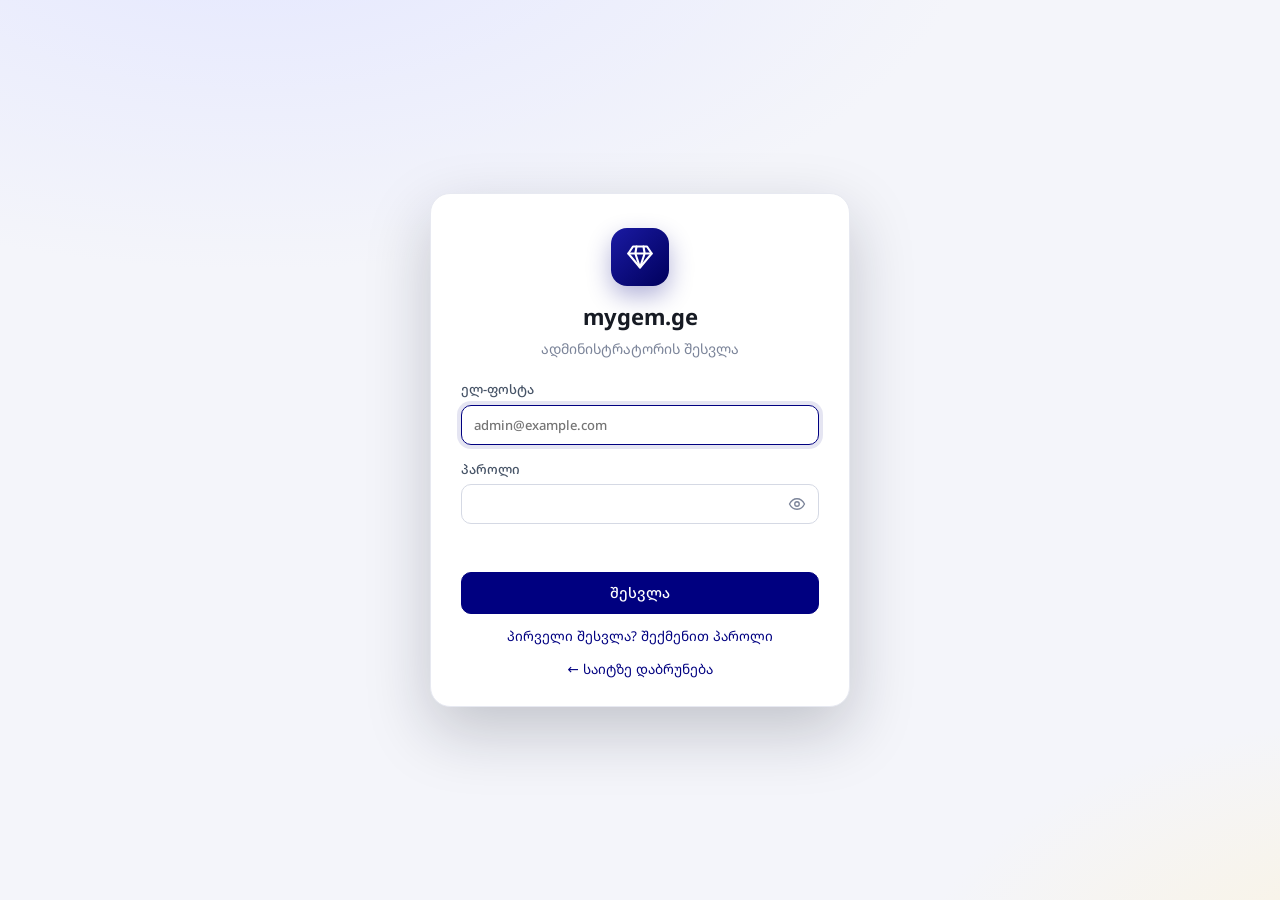
<file: templates/admin.html>
<!DOCTYPE html>
<html lang="ka">
<head>
<meta charset="UTF-8">
<meta name="viewport" content="width=device-width, initial-scale=1">
<meta name="robots" content="noindex,nofollow">
<title>mygem.ge — ადმინი</title>
<link rel="preconnect" href="https://fonts.googleapis.com">
<link rel="stylesheet" href="https://fonts.googleapis.com/css2?family=Noto+Sans+Georgian:wght@400;500;600;700&display=swap">
<style>
:root{
 --navy:#000080;--navy-h:#1A1AA3;--navy-d:#00005C;--soft:#EEF0FF;--soft2:#F6F7FF;
 --bg:#F4F5FA;--card:#fff;--line:#E7E9F1;--line2:#F0F2F7;
 --tx:#161A23;--tx2:#475467;--mu:#7B8499;
 --ok:#12A150;--ok-s:#E4F6EB;--warn:#C98A00;--warn-s:#FFF4D6;--err:#C0453F;--err-s:#FDECEA;--hold:#7C4DDB;--hold-s:#EFE9FC;--gold:#D9B45F;
 --r:14px;--sh:0 1px 2px rgba(16,24,40,.04),0 4px 16px rgba(16,24,40,.05);--sh2:0 24px 64px rgba(16,24,40,.22);
}
*{box-sizing:border-box;margin:0;padding:0}
html{scroll-behavior:smooth}
body{font-family:"Noto Sans Georgian",system-ui,Arial,sans-serif;font-size:14.5px;color:var(--tx);background:var(--bg);line-height:1.55;-webkit-font-smoothing:antialiased}
a{color:var(--navy)}
button{font:inherit;color:inherit}
svg{flex:none}
:focus-visible{outline:2px solid var(--navy);outline-offset:2px}

/* ===== layout ===== */
.app{display:grid;grid-template-columns:256px minmax(0,1fr);min-height:100vh}
.side{position:sticky;top:0;height:100vh;background:#fff;border-right:1px solid var(--line);padding:20px 14px 16px;display:flex;flex-direction:column;gap:2px;overflow-y:auto}
.brand{display:flex;align-items:center;gap:12px;padding:2px 8px 20px}
.brand .lg{width:40px;height:40px;border-radius:12px;display:grid;place-items:center;color:#fff;background:linear-gradient(135deg,var(--navy-h),var(--navy-d));box-shadow:0 6px 16px rgba(0,0,128,.28)}
.brand .lg svg{width:21px;height:21px}
.brand b{display:block;font-size:16px;letter-spacing:.2px}.brand small{color:var(--mu);font-size:12px}
.grp{font-size:11px;font-weight:600;text-transform:uppercase;letter-spacing:.9px;color:#A0A8BA;padding:16px 12px 6px}
.nv{position:relative;display:flex;align-items:center;gap:12px;width:100%;padding:10px 12px;border:0;border-radius:11px;background:none;color:var(--tx2);cursor:pointer;text-align:left;transition:background .15s,color .15s}
.nv svg{width:19px;height:19px}
.nv:hover{background:#F3F4F8;color:var(--tx)}
.nv.on{background:var(--soft);color:var(--navy);font-weight:600}
.nv.on::before{content:"";position:absolute;left:-14px;top:9px;bottom:9px;width:4px;border-radius:0 4px 4px 0;background:var(--navy)}
.nv .bd{margin-left:auto;background:var(--err);color:#fff;border-radius:999px;font-size:11px;font-weight:600;padding:0 7px;min-width:20px;text-align:center}
.me{margin-top:auto;display:flex;align-items:center;gap:11px;padding:14px 8px 0;border-top:1px solid var(--line);font-size:12px;color:var(--mu)}
.av{flex:none;width:36px;height:36px;border-radius:50%;display:grid;place-items:center;background:var(--soft);color:var(--navy);font-weight:700}
.me div{min-width:0}.me b{display:block;color:var(--tx);font-weight:500;overflow:hidden;text-overflow:ellipsis;white-space:nowrap}
.me a{text-decoration:none;font-weight:500}.me a:hover{text-decoration:underline}

.topbar{position:sticky;top:0;z-index:20;display:flex;align-items:center;gap:16px;padding:12px 32px;background:rgba(244,245,250,.88);backdrop-filter:blur(12px);border-bottom:1px solid var(--line)}
.gs{position:relative;flex:1;max-width:620px;margin-left:auto}
.gs .si{position:absolute;left:13px;top:50%;transform:translateY(-50%);width:18px;height:18px;color:var(--mu);pointer-events:none}
.gs input{padding:10px 56px 10px 40px;border-radius:12px;background:#fff}
.gs kbd{position:absolute;right:10px;top:50%;transform:translateY(-50%);font:600 11px inherit;color:var(--mu);border:1px solid var(--line);border-radius:6px;padding:1px 7px;background:#F9FAFB}
.gsr{position:absolute;left:0;right:0;top:calc(100% + 8px);background:#fff;border:1px solid var(--line);border-radius:14px;box-shadow:var(--sh2);max-height:70vh;overflow:auto;display:none;padding:6px}
.gsr.show{display:block}
.gsr h4{font-size:11px;text-transform:uppercase;letter-spacing:.8px;color:#A0A8BA;padding:10px 10px 4px}
.gsr a{display:flex;align-items:center;gap:10px;padding:9px 10px;border-radius:9px;color:var(--tx);text-decoration:none;cursor:pointer}
.gsr a:hover,.gsr a.sel{background:var(--soft)}
.gsr small{color:var(--mu);margin-left:auto;white-space:nowrap;overflow:hidden;text-overflow:ellipsis;max-width:55%}
main{padding:28px 32px 90px;max-width:1320px;animation:rise .28s ease}
@keyframes rise{from{opacity:0;transform:translateY(8px)}}

/* ===== page head ===== */
.ph{display:flex;align-items:flex-end;justify-content:space-between;gap:16px;flex-wrap:wrap;margin-bottom:22px}
.ph h1{font-size:24px;line-height:1.25;font-weight:700;letter-spacing:-.2px}
.ph p{color:var(--mu);margin-top:2px}
.ph .acts{display:flex;gap:8px;flex-wrap:wrap}

/* ===== controls ===== */
input,select,textarea{font:inherit;border:1px solid #D5D9E4;border-radius:10px;padding:9px 12px;background:#fff;width:100%;color:var(--tx);transition:border-color .15s,box-shadow .15s}
input:focus,select:focus,textarea:focus{outline:0;border-color:var(--navy);box-shadow:0 0 0 4px rgba(0,0,128,.1)}
textarea{min-height:96px;resize:vertical}
label{display:block;font-size:13px;color:var(--tx2);font-weight:500}
label>input,label>select,label>textarea{margin-top:5px}
.btn{display:inline-flex;align-items:center;justify-content:center;gap:7px;font-weight:500;border:1px solid var(--navy);background:var(--navy);color:#fff;border-radius:10px;padding:9px 16px;cursor:pointer;text-decoration:none;white-space:nowrap;transition:background .15s,border-color .15s,transform .1s,box-shadow .15s}
.btn svg{width:16px;height:16px}
.btn:hover{background:var(--navy-h);border-color:var(--navy-h);box-shadow:0 4px 12px rgba(0,0,128,.25)}
.btn:active{transform:translateY(1px)}
.btn.alt{background:#fff;color:var(--tx);border-color:#D5D9E4}.btn.alt:hover{background:#F9FAFC;border-color:var(--navy);box-shadow:none}
.btn.red{background:#fff;color:var(--err);border-color:#F2C4C0}.btn.red:hover{background:var(--err);border-color:var(--err);color:#fff;box-shadow:none}
.btn.ok{background:var(--ok);border-color:var(--ok)}.btn.ok:hover{background:#0E8A44;border-color:#0E8A44}
.btn.sm{padding:5px 11px;font-size:13px;border-radius:8px}
.btn.ic{padding:8px;aspect-ratio:1}
.toolbar{display:flex;gap:10px;flex-wrap:wrap;align-items:center;margin-bottom:14px}
.toolbar .fld{position:relative;flex:1;min-width:230px;max-width:420px}
.toolbar .fld svg{position:absolute;left:12px;top:50%;transform:translateY(-50%);width:17px;height:17px;color:var(--mu);pointer-events:none}
.toolbar .fld input{padding-left:38px}
.toolbar select{width:auto;min-width:170px}
.count{color:var(--mu);font-size:13px;margin-left:auto}
.chips{display:flex;gap:8px;flex-wrap:wrap;margin-bottom:14px}
.chip{border:1px solid var(--line);background:#fff;border-radius:999px;padding:6px 14px;font-size:13px;color:var(--tx2);cursor:pointer;transition:all .15s}
.chip:hover{border-color:var(--navy);color:var(--navy)}
.chip em{font-style:normal;color:var(--mu);margin-left:7px;font-size:12px}
.chip.on{background:var(--navy);border-color:var(--navy);color:#fff}.chip.on em{color:rgba(255,255,255,.75)}

/* ===== cards ===== */
.card{background:var(--card);border:1px solid var(--line);border-radius:var(--r);padding:22px;margin-bottom:18px;box-shadow:var(--sh)}
.card>h2,.ch{font-size:16px;font-weight:600;margin-bottom:4px}
.card>.sub{color:var(--mu);font-size:13px;margin-bottom:14px}
.cards3{display:grid;grid-template-columns:repeat(auto-fit,minmax(220px,1fr));gap:14px;margin-bottom:18px}
.kp{display:flex;align-items:center;gap:14px;background:#fff;border:1px solid var(--line);border-radius:var(--r);padding:16px 18px;box-shadow:var(--sh);text-align:left;cursor:pointer;transition:transform .15s,border-color .15s,box-shadow .15s}
.kp:hover{transform:translateY(-2px);border-color:var(--c,var(--navy));box-shadow:0 10px 26px rgba(16,24,40,.09)}
.kp i{flex:none;width:46px;height:46px;border-radius:13px;display:grid;place-items:center;background:var(--bg2,var(--soft));color:var(--c,var(--navy))}
.kp i svg{width:22px;height:22px}
.kp b{display:block;font-size:26px;line-height:1.1;font-weight:700}.kp small{color:var(--mu);font-size:13px}
.alert{display:flex;align-items:center;gap:14px;background:var(--warn-s);border:1px solid #F1DDA0;color:#6B4E00;border-radius:var(--r);padding:14px 18px;margin-bottom:18px}
.alert svg{width:22px;height:22px;flex:none}
.alert .btn{margin-left:auto}
.split{display:flex;height:12px;border-radius:8px;overflow:hidden;background:#EEF0F6;margin:8px 0 14px}
.split i{display:block;height:100%}
.legend{display:flex;flex-wrap:wrap;gap:8px 20px;font-size:13px;color:var(--tx2)}
.legend span::before{content:"";display:inline-block;width:9px;height:9px;border-radius:50%;margin-right:7px;background:var(--c)}
.two{display:grid;grid-template-columns:1fr 1fr;gap:18px}
.li{display:flex;align-items:center;gap:12px;padding:10px 6px;border-top:1px solid var(--line2);cursor:pointer;border-radius:8px}
.li:first-of-type{border-top:0}.li:hover{background:var(--soft2)}.li b{font-weight:500;min-width:0;overflow:hidden;text-overflow:ellipsis;white-space:nowrap}.li small{color:var(--mu);margin-left:auto;white-space:nowrap}

/* ===== tables ===== */
.tw{overflow-x:auto;background:#fff;border:1px solid var(--line);border-radius:var(--r);box-shadow:var(--sh)}
.card .tw{border:0;box-shadow:none;border-radius:10px}
table{width:100%;border-collapse:collapse;font-size:14px}
th{text-align:left;padding:11px 16px;font-size:11.5px;text-transform:uppercase;letter-spacing:.6px;color:var(--mu);background:#FAFBFD;white-space:nowrap;font-weight:600;border-bottom:1px solid var(--line)}
td{padding:11px 16px;border-top:1px solid var(--line2);vertical-align:middle}
tbody tr{transition:background .12s}tbody tr:hover td{background:var(--soft2)}
tr.clk{cursor:pointer}
td .t{font-weight:600;text-decoration:none;color:var(--tx)}td .t:hover{color:var(--navy)}
td .sub{color:var(--mu);font-size:12.5px}
.th{width:48px;height:48px;border-radius:11px;background:#EEF0F6 center/cover no-repeat;border:1px solid var(--line)}
.row-a{display:flex;gap:6px;flex-wrap:wrap}
.tag{display:inline-flex;align-items:center;gap:6px;border-radius:999px;padding:2px 11px;font-size:12px;font-weight:600;white-space:nowrap}
.tag::before{content:"";width:6px;height:6px;border-radius:50%;background:currentColor}
.t-active{background:var(--ok-s);color:#0B7A3E}.t-expired{background:var(--warn-s);color:#8A5E00}.t-off{background:#EEF0F4;color:#545D70}.t-blocked{background:var(--err-s);color:#A2322C}.t-hold{background:var(--hold-s);color:#5E33B5}
.tag.vip{background:var(--soft);color:var(--navy)}.tag.vip::before{display:none}
.pager{display:flex;gap:6px;justify-content:center;margin-top:18px;flex-wrap:wrap}
.pager button{min-width:36px;height:36px;border:1px solid var(--line);background:#fff;border-radius:9px;cursor:pointer}
.pager button:hover{border-color:var(--navy)}.pager button.on{background:var(--navy);color:#fff;border-color:var(--navy)}
.empty{padding:44px 20px;text-align:center;color:var(--mu)}
.empty svg{width:42px;height:42px;color:#C5CADA;margin-bottom:10px}
.empty b{display:block;color:var(--tx2);font-weight:600;margin-bottom:4px}
.hint{font-size:13px;color:var(--mu);margin-top:6px}
.grid2{display:grid;grid-template-columns:1fr 1fr;gap:14px}.grid2 .full{grid-column:1/-1}

/* ===== payments ===== */
.pays{display:grid;grid-template-columns:repeat(auto-fill,minmax(320px,1fr));gap:14px;margin-bottom:22px}
.pay{background:#fff;border:1px solid var(--line);border-left:4px solid var(--warn);border-radius:var(--r);padding:16px;box-shadow:var(--sh);display:flex;flex-direction:column;gap:6px}
.pay .am{font-size:26px;font-weight:700;color:var(--navy)}
.pay .pt{font-weight:600}.pay small{color:var(--mu)}
.pay .row-a{margin-top:8px}

/* ===== notes ===== */
.notes{display:grid;grid-template-columns:repeat(auto-fill,minmax(270px,1fr));gap:14px}
.note{background:#fff;border:1px solid var(--line);border-top:3px solid var(--gold);border-radius:12px;padding:16px;box-shadow:var(--sh);display:flex;flex-direction:column}
.note h3{font-size:15px;margin:4px 0}.note p{white-space:pre-wrap;color:var(--tx2);margin:6px 0 12px;word-break:break-word;font-size:14px}.note small{color:var(--mu)}.note .row-a{margin-top:auto}

/* ===== blog ===== */
.posts{display:grid;grid-template-columns:repeat(auto-fill,minmax(280px,1fr));gap:18px}
.post{background:#fff;border:1px solid var(--line);border-radius:var(--r);overflow:hidden;box-shadow:var(--sh);display:flex;flex-direction:column;transition:transform .15s,box-shadow .15s}
.post:hover{transform:translateY(-3px);box-shadow:0 14px 32px rgba(16,24,40,.1)}
.post .cv{aspect-ratio:3/2;background:#EEF0F6 center/cover no-repeat}
.post .pb{padding:16px;display:flex;flex-direction:column;gap:6px;flex:1}.post .pb b{font-size:15.5px;line-height:1.4}.post small{color:var(--mu)}
.post .pb p{color:var(--tx2);font-size:13.5px;display:-webkit-box;-webkit-line-clamp:2;-webkit-box-orient:vertical;overflow:hidden}
.post .row-a{margin-top:auto;padding-top:10px}
.add-card{border:2px dashed #C7CBE0;border-radius:var(--r);min-height:260px;display:grid;place-items:center;color:var(--mu);background:transparent;cursor:pointer;transition:all .15s;text-align:center;padding:20px}
.add-card:hover{border-color:var(--navy);color:var(--navy);background:var(--soft2)}
.add-card .pl{width:56px;height:56px;border-radius:50%;background:var(--soft);color:var(--navy);display:grid;place-items:center;margin:0 auto 10px}
.add-card .pl svg{width:26px;height:26px}
.fab{position:fixed;right:28px;bottom:28px;width:58px;height:58px;border-radius:50%;border:0;background:var(--navy);color:#fff;display:grid;place-items:center;box-shadow:0 10px 28px rgba(0,0,128,.38);cursor:pointer;z-index:30;transition:transform .15s,background .15s}
.fab:hover{background:var(--navy-h);transform:scale(1.07)}.fab svg{width:26px;height:26px}
.info{background:#FFFBEF;border:1px solid #F0E2B6;color:#6B5A1E;border-radius:var(--r);padding:14px 18px;margin-bottom:18px;font-size:13.5px}
.info b{color:#4D3F0F}
.info code,.hint code{background:rgba(0,0,0,.06);padding:1px 6px;border-radius:5px;font-size:12.5px}
.ed{display:grid;grid-template-columns:minmax(0,1.05fr) minmax(0,1fr);gap:18px;align-items:start}
.editbar{position:sticky;top:64px;z-index:15;display:flex;align-items:center;gap:10px;background:rgba(255,255,255,.92);backdrop-filter:blur(8px);border:1px solid var(--line);border-radius:var(--r);padding:10px 14px;margin-bottom:18px;box-shadow:var(--sh)}
.editbar .ttl{font-weight:600;margin-right:auto}
.cover{display:block;border:2px dashed #C7CBE0;border-radius:12px;aspect-ratio:3/2;background:#FAFBFF center/cover no-repeat;cursor:pointer;position:relative;overflow:hidden;transition:border-color .15s}
.cover:hover,.cover.drag{border-color:var(--navy)}
.cover span{position:absolute;inset:0;display:flex;flex-direction:column;gap:6px;align-items:center;justify-content:center;text-align:center;color:var(--mu);padding:10px;background:rgba(250,251,255,.6)}
.cover span svg{width:30px;height:30px}
.cover.has span{opacity:0;transition:opacity .2s;color:#fff;background:rgba(0,0,0,.5)}.cover.has:hover span{opacity:1}
.tb{display:flex;gap:6px;margin:6px 0;flex-wrap:wrap}
.tb button{display:inline-flex;align-items:center;gap:6px;border:1px solid #D5D9E4;background:#fff;border-radius:8px;padding:5px 11px;cursor:pointer;font-size:13px}.tb button svg{width:15px;height:15px}.tb button:hover{border-color:var(--navy);color:var(--navy)}
#bb{min-height:340px;line-height:1.65}
.lblrow{display:flex;justify-content:space-between;align-items:baseline}.lblrow small{color:var(--mu);font-weight:400}
.pv{position:sticky;top:132px;max-height:calc(100vh - 160px);overflow:auto;font-size:15px;line-height:1.75}
.pv .pcov{aspect-ratio:3/2;border-radius:10px;background:#EEF0F6 center/cover no-repeat;margin-bottom:14px}.pv .pcov.empty{display:grid;place-items:center;color:var(--mu);padding:0}
.pv h1{font-size:23px;line-height:1.3;margin-bottom:6px}.pv .meta{color:var(--mu);font-size:13px;margin-bottom:12px}.pv h3{font-size:17px;margin:18px 0 6px}.pv p{margin-bottom:10px}.pv ul{padding-left:22px;margin-bottom:10px}

.info.warn{background:#FFF4D6;border-color:#F1DDA0;color:#6B4E00}.info.good{background:#E4F6EB;border-color:#B8E5C8;color:#0B6B37}
.pulse{border-color:var(--warn)!important;box-shadow:0 0 0 4px rgba(201,138,0,.18)}
.bdg{position:absolute;top:10px;left:10px;font-size:11.5px;font-weight:600;padding:3px 10px;border-radius:999px;backdrop-filter:blur(6px)}
.bdg.ok{background:rgba(228,246,235,.95);color:#0B7A3E}.bdg.new{background:rgba(255,244,214,.96);color:#8A5E00}
.post .cv{position:relative}
.post .pb b{font-size:16px}
.login{min-height:100vh;display:grid;place-items:center;padding:20px;background:radial-gradient(1200px 600px at 20% -10%,#E4E7FF 0,transparent 60%),radial-gradient(900px 500px at 110% 110%,#FBF3DE 0,transparent 55%),var(--bg)}
.lcard{width:100%;max-width:420px;background:#fff;border:1px solid var(--line);border-radius:20px;padding:34px 30px 26px;box-shadow:var(--sh2);text-align:center;animation:pop .25s}
.lcard .lg{width:58px;height:58px;margin:0 auto 14px;border-radius:16px;display:grid;place-items:center;color:#fff;background:linear-gradient(135deg,var(--navy-h),var(--navy-d));box-shadow:0 10px 24px rgba(0,0,128,.3)}.lcard .lg svg{width:28px;height:28px}
.lcard h1{font-size:22px}.lcard form{display:grid;gap:14px;margin-top:20px;text-align:left}
.pw{position:relative;margin-top:5px}.pw input{padding-right:44px}
.pw .eye{position:absolute;right:6px;top:50%;transform:translateY(-50%);border:0;background:none;padding:7px;color:var(--mu);cursor:pointer;border-radius:8px}.pw .eye:hover{color:var(--navy);background:var(--soft)}.pw .eye svg{width:18px;height:18px;display:block}
.lerr{min-height:20px;color:var(--err);font-size:13px;font-weight:500}
.lnk{display:block;margin:12px auto 0;border:0;background:none;color:var(--navy);font-size:13.5px;cursor:pointer;text-decoration:none}.lnk:hover{text-decoration:underline}
/* ===== definition list (details) ===== */
.sec{font-size:12px;font-weight:600;text-transform:uppercase;letter-spacing:.8px;color:var(--mu);margin:22px 0 8px}
.dl{border:1px solid var(--line);border-radius:12px;overflow:hidden}
.dr{display:grid;grid-template-columns:170px 1fr;gap:12px;padding:9px 14px;border-top:1px solid var(--line2);font-size:14px}
.dr:first-child{border-top:0}.dr dt{color:var(--mu)}.dr dd{word-break:break-word;min-width:0}
.gal{display:grid;grid-template-columns:repeat(auto-fill,minmax(104px,1fr));gap:8px}
.gal img{width:100%;aspect-ratio:1;object-fit:cover;border:1px solid var(--line);border-radius:10px;cursor:zoom-in;transition:transform .15s}.gal img:hover{transform:scale(1.03)}

/* ===== modal / drawer ===== */
.modal{position:fixed;inset:0;background:rgba(16,24,40,.5);backdrop-filter:blur(4px);display:none;place-items:center;padding:16px;z-index:50}
.modal.show{display:grid;animation:fade .18s}
@keyframes fade{from{opacity:0}}
.modal .box{background:#fff;border-radius:18px;padding:26px;max-width:560px;width:100%;max-height:92vh;overflow:auto;box-shadow:var(--sh2);animation:pop .2s}
@keyframes pop{from{opacity:0;transform:scale(.97) translateY(6px)}}
.modal img{max-width:100%;border-radius:8px}
.modal.drawer{place-items:stretch end;padding:0}
.modal.drawer .box{max-width:760px;height:100vh;max-height:100vh;border-radius:0;animation:slide .25s ease}
@keyframes slide{from{transform:translateX(40px);opacity:0}}
.mh{display:flex;justify-content:space-between;align-items:flex-start;gap:12px;margin-bottom:10px}.mh h2{font-size:20px;line-height:1.3}
.mf{display:flex;gap:8px;flex-wrap:wrap;margin-top:16px;padding-top:16px;border-top:1px solid var(--line)}
.toast{position:fixed;right:22px;bottom:22px;display:flex;align-items:center;gap:10px;background:#101828;color:#fff;padding:12px 18px;border-radius:12px;z-index:80;box-shadow:var(--sh2);animation:rise .25s}
.toast svg{width:18px;height:18px;color:#6EE7A8}
.gate{max-width:480px;margin:12vh auto;text-align:center;padding:36px}
.gate .lg{width:58px;height:58px;margin:0 auto 16px;border-radius:16px;display:grid;place-items:center;color:#fff;background:linear-gradient(135deg,var(--navy-h),var(--navy-d))}
.gate .lg svg{width:28px;height:28px}

/* ===== responsive ===== */
@media(max-width:1100px){.ed,.two{grid-template-columns:1fr}.pv{position:static;max-height:none}}
@media(max-width:860px){
 .app{grid-template-columns:1fr}
 .side{position:fixed;top:auto;bottom:0;left:0;right:0;height:auto;z-index:40;flex-direction:row;padding:6px 8px calc(6px + env(safe-area-inset-bottom));gap:2px;border-right:0;border-top:1px solid var(--line);overflow-x:auto;box-shadow:0 -6px 20px rgba(16,24,40,.07)}
 .brand,.grp,.me{display:none}
 .nv{flex-direction:column;gap:3px;padding:7px 10px;font-size:11px;min-width:64px;justify-content:center;text-align:center}
 .nv svg{width:21px;height:21px}.nv.on::before{display:none}.nv .bd{position:absolute;top:2px;right:8px;margin:0;font-size:10px;min-width:16px;padding:0 5px}
 .topbar{position:static;padding:12px 16px}.gs{max-width:none}.gs kbd{display:none}.gs input{padding-right:12px}
 main{padding:18px 16px 110px}.grid2{grid-template-columns:1fr}
 .ph h1{font-size:21px}.fab{bottom:86px;right:18px}
 .dr{grid-template-columns:1fr;gap:2px}
 .editbar{top:8px}.pv{top:auto}
}
@media(prefers-reduced-motion:reduce){*{animation:none!important;transition:none!important}}
</style>
</head>
<body>
<div id="root"></div>
<div class="modal" id="modal"><div class="box" id="mbox"></div></div>
<script>
const $=(s,r=document)=>r.querySelector(s);
const L=(k,d)=>{try{return JSON.parse(localStorage.getItem(k))??d}catch{return d}};
const S=(k,v)=>{try{localStorage.setItem(k,JSON.stringify(v));return true}catch{toast('შენახვა ვერ მოხერხდა (მეხსიერება გადაივსო)');return false}};
const esc=s=>String(s??'').replace(/[&<>"']/g,c=>({'&':'&amp;','<':'&lt;','>':'&gt;','"':'&quot;',"'":'&#39;'}[c]));
const fdt=t=>t?new Date(t).toLocaleString('ka-GE'):'—';
const fd=t=>t?new Date(t).toLocaleDateString('ka-GE'):'—';
const DAY=864e5,MONTH=30*DAY,same=(a,b)=>String(a).toLowerCase()==String(b).toLowerCase();
const uid=()=>Date.now().toString(36)+Math.random().toString(36).slice(2,6);

/* ---------- icons ---------- */
const ic=d=>`<svg viewBox="0 0 24 24" fill="none" stroke="currentColor" stroke-width="1.8" stroke-linecap="round" stroke-linejoin="round" aria-hidden="true">${d}</svg>`;
const IC={
 dash:'<rect x="3" y="3" width="7.5" height="9" rx="2"/><rect x="13.5" y="3" width="7.5" height="5.5" rx="2"/><rect x="13.5" y="11.5" width="7.5" height="9.5" rx="2"/><rect x="3" y="15" width="7.5" height="6" rx="2"/>',
 items:'<path d="M6 3h12l4 6-10 12L2 9z"/><path d="M2 9h20M9 3l-1 6 4 12M15 3l1 6-4 12"/>',
 pay:'<rect x="2.5" y="5" width="19" height="14" rx="3"/><path d="M2.5 10h19M6.5 15h4"/>',
 users:'<circle cx="9" cy="8" r="3.5"/><path d="M2.5 20c.6-3.6 3.1-5.5 6.5-5.5s5.900 1.900 6.500 5.500M16 4.500a3.500 3.500 0 010 7M18 14.800c2 .6 3.200 2.300 3.500 5.200"/>',
 blog:'<path d="M5 3h10l4 4v14H5z"/><path d="M15 3v4h4M8.500 12h7M8.500 16h5"/>',
 notes:'<path d="M4 4h16v12l-5 5H4z"/><path d="M15 21v-5h5M8 9h8M8 13h4"/>',
 settings:'<circle cx="12" cy="12" r="3"/><path d="M12 2.500v3M12 18.500v3M2.500 12h3M18.500 12h3M5.300 5.300l2.100 2.100M16.600 16.600l2.100 2.100M18.700 5.300l-2.100 2.100M7.400 16.600l-2.100 2.100"/>',
 clock:'<circle cx="12" cy="12" r="9"/><path d="M12 7v5l3 2"/>',
 plus:'<path d="M12 5v14M5 12h14"/>',
 ban:'<circle cx="12" cy="12" r="9"/><path d="M5.600 5.600l12.800 12.800"/>',
 search:'<circle cx="11" cy="11" r="7"/><path d="M20 20l-3.500-3.500"/>',
 x:'<path d="M6 6l12 12M18 6L6 18"/>',
 check:'<path d="M5 12.500l4.500 4.500L19 7.500"/>',
 ext:'<path d="M14 4h6v6M20 4l-9 9M18 14v5a1 1 0 01-1 1H5a1 1 0 01-1-1V7a1 1 0 011-1h5"/>',
 edit:'<path d="M4 20h4L19 9l-4-4L4 16z"/><path d="M13.500 6.500l4 4"/>',
 trash:'<path d="M4 7h16M10 11v6M14 11v6M6 7l1 13h10l1-13M9 7V4h6v3"/>',
 dl:'<path d="M12 4v11M7 11l5 5 5-5M5 20h14"/>',
 back:'<path d="M19 12H5M11 6l-6 6 6 6"/>',
 img:'<rect x="3" y="4" width="18" height="16" rx="3"/><circle cx="9" cy="10" r="1.800"/><path d="M21 16l-5-5-9 9"/>',
 bold:'<path d="M7 5h6a3.500 3.500 0 010 7H7zM7 12h7a3.500 3.500 0 010 7H7z"/>',
 head:'<path d="M5 5v14M19 5v14M5 12h14"/>',
 list:'<path d="M9 6h11M9 12h11M9 18h11"/><circle cx="4.500" cy="6" r=".8"/><circle cx="4.500" cy="12" r=".8"/><circle cx="4.500" cy="18" r=".8"/>',
 alert:'<path d="M12 3l10 18H2z"/><path d="M12 10v5M12 18v.01"/>',
 receipt:'<path d="M6 3h12v18l-3-2-3 2-3-2-3 2z"/><path d="M9 8h6M9 12h6"/>',
 logout:'<path d="M9 4H5a1 1 0 00-1 1v14a1 1 0 001 1h4M16 8l4 4-4 4M20 12H9"/>',
 up:'<path d="M12 20V9M7 13l5-5 5 5M5 4h14"/>',
 eye:'<path d="M2 12s3.500-7 10-7 10 7 10 7-3.500 7-10 7S2 12 2 12z"/><circle cx="12" cy="12" r="3"/>'
};
const TABS=[['dash','მთავარი','მიმოხილვა','ყველაფერი ერთ გვერდზე'],['items','განცხადებები','მონაცემები','განცხადებების მართვა და მოდერაცია'],['pay','გადახდები','','გადახდების შემოწმება და დადასტურება'],['users','მომხმარებლები','','რეგისტრირებული მომხმარებლები'],['blog','ბლოგი','შიგთავსი','სტატიების დამატება და რედაქტირება'],['notes','ჩანაწერები','ხელსაწყოები','პირადი ჩანაწერები ადმინისთვის'],['settings','პარამეტრები','','საიტის კონფიგურაცია']];

/* ---------- toast / modal ---------- */
const toast=t=>{const d=document.createElement('div');d.className='toast';d.setAttribute('role','status');d.innerHTML=ic(IC.check)+'<span></span>';d.lastChild.textContent=t;document.body.append(d);setTimeout(()=>d.remove(),3000)};
const modal=(h,drawer)=>{const m=$('#modal');m.className='modal show'+(drawer?' drawer':'');$('#mbox').innerHTML=h;$('#mbox').scrollTop=0};
const closeM=()=>$('#modal').classList.remove('show');
$('#modal').onclick=e=>{if(e.target.id=='modal'||e.target.closest('[data-close]'))closeM()};
const ask=(title,txt,okLabel,fn)=>{modal(`<h2 style="margin-bottom:8px">${esc(title)}</h2><p class="hint" style="margin-bottom:18px;font-size:14px">${esc(txt)}</p><div class="row-a"><button class="btn red" id="mok">${esc(okLabel)}</button><button class="btn alt" data-close>გაუქმება</button></div>`);$('#mok').onclick=()=>{closeM();fn()}};

/* ---------- config ---------- */
const CFG_FIELDS=[
 ['SITE_URL','საიტის მისამართი (ბმულებისთვის ადმინიდან საიტზე)','https://mygem.ge/'],
 ['ADMIN_EMAILS','ადმინების ელ-ფოსტები (მძიმით გამოყოფილი)','mygemge@gmail.com','list'],
 ['CONTACT_EMAIL','საკონტაქტო ელ-ფოსტა (widget-ის შეტყობინებები)','mygem@gmail.com'],
 ['TRYON_API','AI მოზომვის worker URL','https://mygem-tryon.xxx.workers.dev'],
 ['AUTH_API','Google შესვლის worker URL','https://...workers.dev'],
 ['METALS_API','ლითონების ფასის worker URL','https://...workers.dev'],
 ['BLOG_API','ბლოგის worker URL','https://...workers.dev'],
 ['SMS_API','SMS worker URL','https://...workers.dev'],
 ['MOD_API','ფოტო-მოდერაციის worker URL','https://...workers.dev'],
 ['SMS_VERIFY','SMS დადასტურება','','bool'],
 ['MOD_REQUIRED','ფოტო-მოდერაცია სავალდებულოა','','bool'],
 ['AD_banner','რეკლამის სურათი','/images/ad.jpg'],['AD_link','რეკლამის ბმული','https://...'],
 ['AD_facebook','Facebook ბმული','https://www.facebook.com/mygem.ge'],['AD_instagram','Instagram ბმული','https://www.instagram.com/mygem.ge'],
 ['AD_email','რეკლამის ელ-ფოსტა','mygemge@gmail.com'],['AD_phone','რეკლამის ტელეფონი (+995...)','+995574173203'],['AD_phoneText','ტელეფონი ტექსტად','574 173 203']
];
const CFG_GROUPS=[['საიტი და ადმინები',['SITE_URL','ADMIN_EMAILS','CONTACT_EMAIL']],['სერვისები (workers)',['TRYON_API','AUTH_API','METALS_API','BLOG_API','SMS_API','MOD_API']],['ფუნქციები',['SMS_VERIFY','MOD_REQUIRED']],['რეკლამა და კონტაქტები',['AD_banner','AD_link','AD_facebook','AD_instagram','AD_email','AD_phone','AD_phoneText']]];
const cfg=()=>L('adminCfg',{});
const adminList=()=>{const c=cfg().ADMIN_EMAILS;return[...new Set(['mygemge@gmail.com',...(Array.isArray(c)?c:String(c||'').split(',')).map(s=>s.trim()).filter(Boolean)])]};

/* ---------- site links ----------
   ლოკალურად (localhost) მთავარი გვერდი templates/index.html-შია, ამიტომ პირდაპირ root-ზე გადასვლა
   აჩვენებდა Directory listing-ს. თუ თქვენი ფაილი სხვაგან არის, შეცვალეთ SITE_PAGE. */
const SITE_PAGE='templates/index.html';
const siteRoot=()=>{let u=String(cfg().SITE_URL||'').trim();if(!u)u=location.protocol=='file:'?'https://mygem.ge/':location.origin+'/';return u.replace(/\/*$/,'/')};
const siteBase=()=>(cfg().SITE_URL||location.protocol=='file:')?siteRoot():siteRoot()+SITE_PAGE;
const link=h=>siteBase()+'#'+h;

/* ---------- IndexedDB ---------- */
const DBS={};
const idb=(n,s)=>DBS[n]||(DBS[n]=new Promise(r=>{try{const q=indexedDB.open(n,1);q.onupgradeneeded=()=>q.result.createObjectStore(s);q.onsuccess=()=>r(q.result);q.onerror=q.onblocked=()=>r(null)}catch{r(null)}}));
const idbDo=async(n,s,mode,fn)=>{const db=await idb(n,s);if(!db)return{ok:false};return new Promise(r=>{try{const t=db.transaction(s,mode),q=fn(t.objectStore(s));t.oncomplete=()=>r({ok:true,v:q?q.result:undefined});t.onerror=t.onabort=()=>r({ok:false})}catch{r({ok:false})}})};

/* ---------- listing state (same rules as the site's edit.js) ---------- */
const stateOf=p=>p.state=='blocked'?'blocked':p.state=='off'?'off':(p.owner!='demo'&&(p.renewedAt||p.created)&&(p.renewedAt||p.created)+MONTH<=Date.now())?'expired':(p.pay&&p.pay.status=='pending'&&p.hold)?'hold':'active';
const ST={active:'აქტიური',expired:'ვადაგასული',off:'გამორთული',blocked:'დაბლოკილი',hold:'გადახდა მოწმდება'};
function applyVis(p){const hide=['blocked','off','expired'].includes(stateOf(p));if(hide&&!p.hold){p.hold=true;p.hvis=true}else if(!hide&&p.hvis){delete p.hold;delete p.hvis}}
const notify=(email,t)=>{if(!email||email=='demo')return;const n=L('notes',{});(n[email]=n[email]||[]).unshift({t,d:Date.now(),r:0});S('notes',n)};
const items=()=>L('items',[]),saveItems=v=>S('items',v);
const tagS=p=>`<span class="tag t-${stateOf(p)}">${ST[stateOf(p)]}</span>`;
const empty=(ico,t,s)=>`<div class="empty">${ic(IC[ico])}<b>${t}</b>${s||''}</div>`;

/* ---------- blog helpers (same format as the site) ---------- */
let BP=null,BE=null;
const blogLines=t=>String(t).split('\n').map(x=>x.trim()).filter(Boolean);
const blogTxt=b=>b.reduce((a,x,i)=>a+(i?(x.startsWith('- ')&&b[i-1].startsWith('- ')?'\n':'\n\n'):'')+x,'');
const blogEx=Ls=>{const p=(Ls.find(x=>x[0]!='#'&&!x.startsWith('- '))||Ls[0]||'').replace(/\*\*/g,'');return p.length>170?p.slice(0,167).replace(/\s+\S*$/,'')+'…':p};
const blogMin=Ls=>Math.max(1,Math.round(Ls.join(' ').split(/\s+/).length/170));
const bodyHtml=Ls=>{let h='',l=false;const f=x=>esc(x).replace(/\*\*(.+?)\*\*/g,'<strong>$1</strong>');for(const x of Ls){const li=x.startsWith('- ');if(l&&!li){h+='</ul>';l=false}if(li&&!l){h+='<ul>';l=true}h+=li?`<li>${f(x.slice(2))}</li>`:x[0]=='#'?`<h3>${esc(x.slice(1).trim())}</h3>`:`<p>${f(x)}</p>`}return h+(l?'</ul>':'')};
const prevHtml=()=>{const Ls=blogLines(BE.text||''),mm=Math.max(0,Math.min(99,Math.round(+BE.mm||0)))||(Ls.length?blogMin(Ls):0);
 return (BE.img?`<div class="pcov" style="background-image:url('${BE.img}')"></div>`:`<div class="pcov empty">ქავერ-ფოტო</div>`)+`<h1>${esc(BE.t||'სტატიის სათაური')}</h1><div class="meta">${mm?mm+' წთ კითხვა':'—'}</div>`+(Ls.length?bodyHtml(Ls):'<p style="color:var(--mu)">აქ გამოჩნდება თქვენი ტექსტი…</p>')};
/* cover: centre-cropped to 3:2, max 1400px wide */
const blogImg=f=>new Promise(r=>{const x=new FileReader();x.onerror=x.onabort=()=>r(null);x.onload=()=>{const i=new Image();i.onerror=()=>r(null);i.onload=()=>{try{const w=i.naturalWidth,h=i.naturalHeight;if(!w||!h)return r(null);const W=Math.min(1400,w),H=Math.round(W*2/3),sc=Math.max(W/w,H/h),c=document.createElement('canvas');c.width=W;c.height=H;const g=c.getContext('2d');g.fillStyle='#fff';g.fillRect(0,0,W,H);g.drawImage(i,(W-w*sc)/2,(H-h*sc)/2,w*sc,h*sc);const u=c.toDataURL('image/jpeg',.8);r(u.length>200?u:null)}catch{r(null)}};i.src=x.result};x.readAsDataURL(f)});
let BR=new Map(),BS={ok:false,n:0};
const blogParse=t=>{const m=String(t).match(/BLOG_EXTRA\s*=\s*(\[[\s\S]*\])\s*;?/);if(!m)return null;try{const a=JSON.parse(m[1]);return Array.isArray(a)?a:null}catch{return null}};
const deletedIds=()=>L('blogDeleted',[]);
async function loadPosts(){
 const r=await idbDo('mygem-blog','kv','readonly',s=>s.get('posts')),local=r.ok&&Array.isArray(r.v)?r.v:[];
 let remote=[];BS={ok:false,n:0};
 try{const ctl=new AbortController(),tm=setTimeout(()=>ctl.abort(),6000);const t=await(await fetch(siteRoot()+'static/blog-extra.js',{cache:'no-store',signal:ctl.signal})).text();clearTimeout(tm);const a=blogParse(t);if(a){remote=a;BS={ok:true,n:a.length}}}catch{}
 BR=new Map(remote.map(b=>[String(b.id),JSON.stringify(b)]));
 const del=new Set(deletedIds().map(String)),m=new Map();
 remote.forEach(b=>{if(!del.has(String(b.id)))m.set(String(b.id),b)});
 local.forEach(b=>m.set(String(b.id),b));
 BP=[...m.values()].sort((a,b)=>(b.created||0)-(a.created||0));
 if(local.length!=BP.length)await savePosts()}
const blogPub=b=>BR.get(String(b.id))===JSON.stringify(b);
const savePosts=async()=>(await idbDo('mygem-blog','kv','readwrite',s=>s.put(BP,'posts'))).ok;
const draftSave=()=>{if(BE&&!BE.id)try{localStorage.setItem('blogDraft',JSON.stringify({t:BE.t,ex:BE.ex,text:BE.text,mm:BE.mm}))}catch{}};
async function setCover(f){if(!BE||!f)return;if(!f.type.startsWith('image/')||f.size>15*1024*1024)return toast('დაშვებულია მხოლოდ სურათი (მაქს. 15MB)');
 const u=await blogImg(f);if(!u)return toast('ფოტოს წაკითხვა ვერ მოხერხდა — გამოიყენეთ JPG, PNG ან WEBP');
 BE.img=u;const cv=$('#cv');if(cv){cv.classList.add('has');cv.style.backgroundImage=`url('${u}')`;cv.querySelector('span').innerHTML=ic(IC.img)+'ფოტოს შეცვლა'}const pv=$('#pvb');if(pv)pv.innerHTML=prevHtml()}

let tab=L('adminTab','dash'),q={items:'',itemsF:'',sort:'new',page:1,users:'',notes:'',notesC:''},gsQ='';
if(!TABS.some(t=>t[0]==tab))tab='dash';
const PER=20,NOTE_CATS=['ანგარიში','ბმული','სამუშაო','კონტაქტი','სხვა'];

/* ---------- admin auth (email + password) ----------
   პაროლი ინახება მხოლოდ ჰეშის სახით (PBKDF2-SHA256 + salt), ღია სახით — არასდროს.
   ეს იცავს ადმინ-გვერდს ამ ბრაუზერში. სერვერზე რეალური დაცვა ცალკე უნდა გაკეთდეს. */
const AUTH_KEY='adminAuth',SESS_KEY='adminSess',SESS_MS=12*3600*1000;
const hex=b=>[...new Uint8Array(b)].map(x=>x.toString(16).padStart(2,'0')).join('');
const unhex=h=>new Uint8Array(h.match(/../g).map(x=>parseInt(x,16)));
async function hashPw(pw,saltHex){const k=await crypto.subtle.importKey('raw',new TextEncoder().encode(pw),'PBKDF2',false,['deriveBits']);return hex(await crypto.subtle.deriveBits({name:'PBKDF2',salt:unhex(saltHex),iterations:150000,hash:'SHA-256'},k,256))}
const authDb=()=>L(AUTH_KEY,{});
const sess=()=>{const s=L(SESS_KEY,null);return s&&s.exp>Date.now()&&adminList().some(a=>same(a,s.email))?s:null};
const ME=()=>{const s=sess();if(!s)return null;const u=L('users',[]).find(x=>same(x.email,s.email))||{};return{email:s.email,name:u.name||''}};
let AUTH={mode:'login',err:'',email:''};
function renderLogin(){const setup=AUTH.mode=='setup';
 $('#root').innerHTML=`<div class="login"><div class="lcard"><div class="lg">${ic(IC.items)}</div><h1>mygem.ge</h1><p class="hint" style="font-size:14px;margin-top:4px">${setup?'შექმენით ადმინისტრატორის პაროლი':'ადმინისტრატორის შესვლა'}</p>
 <form id="${setup?'sf':'lf'}"><label>ელ-ფოსტა<input id="lem" type="email" name="email" autocomplete="username" required value="${esc(AUTH.email)}" placeholder="admin@example.com"></label>
 <label>პაროლი<div class="pw"><input id="lpw" type="password" autocomplete="${setup?'new-password':'current-password'}" required${setup?' minlength="8"':''}><button type="button" class="eye" data-a="togglepw" aria-label="პაროლის ჩვენება">${ic(IC.eye)}</button></div>${setup?'<span class="hint">მინიმუმ 8 სიმბოლო</span>':''}</label>
 ${setup?'<label>გაიმეორეთ პაროლი<input id="lpw2" type="password" autocomplete="new-password" required></label>':''}
 <div class="lerr" role="alert">${esc(AUTH.err)}</div>
 <button class="btn" type="submit" style="width:100%">${setup?'პაროლის შექმნა და შესვლა':'შესვლა'}</button></form>
 <button class="lnk" data-a="authmode">${setup?'უკვე მაქვს პაროლი — შესვლა':'პირველი შესვლა? შექმენით პაროლი'}</button>
 <a class="lnk" href="${esc(siteBase())}">← საიტზე დაბრუნება</a></div></div>`;
 const em=$('#lem');if(em&&!em.value)em.focus();else{const pw=$('#lpw');if(pw)pw.focus()}}
async function doLogin(setup){const email=$('#lem').value.trim(),pw=$('#lpw').value;AUTH.email=email;
 const fail=m=>{AUTH.err=m;renderLogin()};
 if(!(window.crypto&&crypto.subtle))return fail('ბრაუზერი ვერ ახერხებს პაროლის დაშიფვრას — გახსენით გვერდი localhost-იდან ან https-ით');
 const lk=L('adminLock',{n:0,until:0});if(lk.until>Date.now())return fail('ძალიან ბევრი მცდელობა. სცადეთ '+Math.ceil((lk.until-Date.now())/1000)+' წამში');
 const db=authDb(),key=email.toLowerCase();let admin=adminList().find(a=>same(a,email));
 if(setup){
  const first=!Object.keys(db).length;
  if(!admin&&!first)return fail('ეს ელ-ფოსტა ადმინების სიაში არ არის');
  if(db[key])return fail('ამ ადმინისთვის პაროლი უკვე შექმნილია — გადადით შესვლაზე');
  if(pw.length<8)return fail('პაროლი მინიმუმ 8 სიმბოლო უნდა იყოს');
  if(pw!==$('#lpw2').value)return fail('პაროლები არ ემთხვევა');
  if(!admin){const c=cfg(),l=Array.isArray(c.ADMIN_EMAILS)?c.ADMIN_EMAILS:[];l.push(email);c.ADMIN_EMAILS=[...new Set(l)];S('adminCfg',c);admin=email}
  const salt=hex(crypto.getRandomValues(new Uint8Array(16)));db[key]={salt,hash:await hashPw(pw,salt),created:Date.now()};S(AUTH_KEY,db)}
 else{
  if(!admin||!db[key]){if(admin&&!db[key]){AUTH.mode='setup';return fail('ამ ადმინისთვის პაროლი ჯერ არ არის შექმნილი — შექმენით ახლა')}return fail('არასწორი ელ-ფოსტა ან პაროლი')}
  if(await hashPw(pw,db[key].salt)!==db[key].hash){lk.n=(lk.n||0)+1;if(lk.n>=5)lk.until=Date.now()+30000*Math.min(lk.n-4,10);S('adminLock',lk);return fail('არასწორი ელ-ფოსტა ან პაროლი')}}
 S('adminLock',{n:0,until:0});S(SESS_KEY,{email:admin,exp:Date.now()+SESS_MS});AUTH={mode:'login',err:'',email:''};render();
 if(BP===null)loadPosts().then(()=>{if(!BE)render()})}
async function changePw(form){const me=ME();if(!me)return;const o=$('#po').value,n=$('#pn').value,n2=$('#pn2').value,db=authDb(),key=me.email.toLowerCase(),cur=db[key];
 if(!cur||await hashPw(o,cur.salt)!==cur.hash)return toast('ამჟამინდელი პაროლი არასწორია');
 if(n.length<8)return toast('ახალი პაროლი მინიმუმ 8 სიმბოლო უნდა იყოს');if(n!==n2)return toast('ახალი პაროლები არ ემთხვევა');
 const salt=hex(crypto.getRandomValues(new Uint8Array(16)));db[key]={...cur,salt,hash:await hashPw(n,salt),changed:Date.now()};S(AUTH_KEY,db);form.reset();toast('პაროლი შეიცვალა')}

/* ---------- automatic expiry control ----------
   განცხადებას ვადა გასდის 1 თვეში (იგივე წესი, რაც საიტზე): ვადაგასულია → იმალება და ავტორს ეგზავნება შეტყობინება.
   განახლებისას (ადმინიდან ან საიტიდან renewedAt-ის განახლებით) ისევ ჩანდება. მოწმდება გახსნისას და ყოველ წუთში. */
function sweepExpired(){const l=items();let ch=0;
 l.forEach(p=>{if(!p||p.owner=='demo')return;const st=stateOf(p);
  if(st=='expired'&&!p.expNote){p.expNote=true;applyVis(p);notify(p.owner,`«${p.title}» – ვადა გაუვიდა (1 თვე) და გამოირთო. განაახლეთ, რომ ისევ გამოჩნდეს`);ch++}
  else if(st!='expired'&&p.expNote){delete p.expNote;applyVis(p);ch++}
  else if(st=='expired'&&!p.hold){applyVis(p);ch++}});
 if(ch)saveItems(l);return ch}
setInterval(()=>{if(sess()&&sweepExpired()&&!BE&&!$('#modal').classList.contains('show')&&!/INPUT|TEXTAREA|SELECT/.test(document.activeElement.tagName))render()},60000);

/* ---------- views ---------- */
const V={
dash(){const it=items(),us=L('users',[]),pv=L('pv',{}),now=Date.now(),c={active:0,expired:0,off:0,blocked:0,hold:0};it.forEach(p=>c[stateOf(p)]++);
 const pend=it.filter(p=>p.pay&&p.pay.status=='pending').length,soon=it.filter(p=>p.vip&&p.vipUntil&&p.vipUntil>now&&p.vipUntil<now+3*DAY).length,fresh=it.filter(p=>p.created>now-DAY&&p.owner!='demo').length,views=Object.values(pv).reduce((a,b)=>a+(+b||0),0);
 const kp=(go,ico,col,bg,n,l,f)=>`<button class="kp" data-go="${go}" data-f="${f||''}" style="--c:${col};--bg2:${bg}"><i>${ic(IC[ico])}</i><div><b>${n}</b><small>${l}</small></div></button>`;
 const recent=it.filter(p=>p.owner!='demo').sort((a,b)=>b.created-a.created).slice(0,6),ru=us.slice().sort((a,b)=>(b.created||0)-(a.created||0)).slice(0,6);
 const seg=[['active','აქტიური','#12A150'],['hold','გადახდა მოწმდება','#7C4DDB'],['expired','ვადაგასული','#D49A00'],['off','გამორთული','#8A93A6'],['blocked','დაბლოკილი','#C0453F']];
 const me=ME()||{},hr=new Date().getHours(),gr=hr<5?'ღამე მშვიდობისა':hr<12?'დილა მშვიდობისა':hr<18?'გამარჯობა':'საღამო მშვიდობისა';
 return `<div class="ph"><div><h1>${gr}${me.name?', '+esc(me.name):''} 👋</h1><p>აი რა ხდება mygem.ge-ზე დღეს.</p></div></div>
 ${pend?`<div class="alert">${ic(IC.alert)}<div><b>${pend} გადახდა ელოდება შემოწმებას.</b> განცხადებები დროებით დამალულია, სანამ არ დაადასტურებთ.</div><button class="btn sm" data-go="pay">გადახდებზე გადასვლა</button></div>`:''}
 <div class="cards3">${kp('pay','pay','#C98A00','#FFF4D6',pend,'გადახდა ელოდება შემოწმებას')}${kp('items','clock','#7C4DDB','#EFE9FC',soon,'VIP ვადა ამოიწურება (3 დღე)')}${kp('items','plus','#12A150','#E4F6EB',fresh,'ახალი განცხადება (24 სთ)')}${kp('items','ban','#C0453F','#FDECEA',c.blocked,'დაბლოკილი','blocked')}</div>
 <div class="cards3">${kp('items','items','#000080','#EEF0FF',it.length,'სულ განცხადება')}${kp('users','users','#2563EB','#E3EDFF',us.length,'მომხმარებელი')}${kp('items','eye','#667085','#F2F4F7',views,'სულ ნახვა')}${kp('blog','blog','#B88F3E','#FBF3DE',(BP||[]).length,'ბლოგის სტატია')}</div>
 <div class="card"><h2>განცხადებების სტატუსები</h2><div class="split">${seg.map(([k,,col])=>`<i style="width:${it.length?c[k]/it.length*100:0}%;background:${col}"></i>`).join('')}</div><div class="legend">${seg.map(([k,l,col])=>`<span style="--c:${col}">${l}: <b>${c[k]}</b></span>`).join('')}</div></div>
 <div class="two"><div class="card"><h2 style="margin-bottom:8px">ბოლო განცხადებები</h2>${recent.map(p=>`<div class="li" data-a="view" data-id="${esc(p.id)}"><div class="th" data-th="${esc(p.id)}"></div><b>${esc(p.title)}</b><small>${fd(p.created)}</small></div>`).join('')||empty('items','ცარიელია')}</div>
 <div class="card"><h2 style="margin-bottom:8px">ახალი მომხმარებლები</h2>${ru.map(u=>`<div class="li" data-go="users" data-qs="${esc(u.email)}"><span class="av">${esc((u.name||u.email||'?')[0].toUpperCase())}</span><b>${esc((u.name||'')+' '+(u.last||''))}</b><small>${esc(u.email)}</small></div>`).join('')||empty('users','ცარიელია')}</div></div>
 <div class="card"><h2>ბექაპი</h2><p class="sub">მონაცემები ბრაუზერშია, ამიტომ პერიოდულად გადმოწერეთ ასლი (ფოტოები და ქვითრები არ შედის).</p><div class="row-a"><button class="btn" data-a="backup">${ic(IC.dl)} ბექაპის გადმოწერა</button><label class="btn alt" style="cursor:pointer">აღდგენა (პარამეტრები + ჩანაწერები)<input type="file" accept=".json" id="restore" hidden></label></div></div>`},

items(){const all=items(),pv=L('pv',{}),cnt={'':all.length};Object.keys(ST).forEach(k=>cnt[k]=0);all.forEach(p=>cnt[stateOf(p)]++);
 let l=all.slice();const f=q.itemsF,s=q.items.toLowerCase();
 if(f)l=l.filter(p=>stateOf(p)==f);
 if(s)l=l.filter(p=>[p.id,p.title,p.owner,p.loc,p.cat,p.vip,p.desc].join(' ').toLowerCase().includes(s));
 const SO={new:(a,b)=>(b.created||0)-(a.created||0),old:(a,b)=>(a.created||0)-(b.created||0),pa:(a,b)=>(a.price||0)-(b.price||0),pd:(a,b)=>(b.price||0)-(a.price||0),vw:(a,b)=>(pv[b.id]||0)-(pv[a.id]||0)};
 l.sort(SO[q.sort]||SO.new);const pages=Math.max(1,Math.ceil(l.length/PER));if(q.page>pages)q.page=pages;
 const pg=l.slice((q.page-1)*PER,q.page*PER);
 return `<div class="ph"><div><h1>განცხადებები</h1><p>${TABS[1][3]}</p></div></div>
 <div class="chips">${[['','ყველა'],...Object.entries(ST)].map(([k,v])=>`<button class="chip${f==k?' on':''}" data-f="${k}">${v}<em>${cnt[k]}</em></button>`).join('')}</div>
 <div class="toolbar"><div class="fld">${ic(IC.search)}<input id="qi" placeholder="ძებნა: დასახელება, ავტორი, ID, ქალაქი..." value="${esc(q.items)}"></div><select id="so" aria-label="დალაგება"><option value="new"${q.sort=='new'?' selected':''}>ჯერ ახალი</option><option value="old"${q.sort=='old'?' selected':''}>ჯერ ძველი</option><option value="pd"${q.sort=='pd'?' selected':''}>ფასი ↓</option><option value="pa"${q.sort=='pa'?' selected':''}>ფასი ↑</option><option value="vw"${q.sort=='vw'?' selected':''}>ყველაზე ნანახი</option></select><span class="count">ნაპოვნია: ${l.length}</span></div>
 <div class="tw"><table><thead><tr><th></th><th>დასახელება</th><th>ავტორი</th><th>ფასი</th><th>პაკეტი</th><th>სტატუსი</th><th>ნახვა</th><th>თარიღი</th><th></th></tr></thead><tbody>
 ${pg.map(p=>`<tr class="clk" data-a="view" data-id="${esc(p.id)}"><td><div class="th" data-th="${esc(p.id)}"></div></td><td><span class="t">${esc(p.title)}</span><br><span class="sub">${esc([p.loc,p.cat].filter(Boolean).join(' · '))}</span></td><td>${esc(p.owner)}</td><td>${p.nego?'შეთანხმებით':esc(p.price)+' ₾'}</td><td>${p.vip?`<span class="tag vip">${esc(p.vip)}</span>`:'<span class="sub">Regular</span>'}</td><td>${tagS(p)}</td><td>${pv[p.id]||0}</td><td>${fd(p.created)}</td><td><button class="btn sm alt" data-a="view" data-id="${esc(p.id)}">ნახვა</button></td></tr>`).join('')||`<tr><td colspan="9">${empty('items','განცხადება არ მოიძებნა','სცადეთ სხვა ფილტრი ან საძიებო სიტყვა')}</td></tr>`}</tbody></table></div>
 ${pages>1?`<div class="pager">${Array.from({length:pages},(_,i)=>`<button data-pg="${i+1}" class="${q.page==i+1?'on':''}">${i+1}</button>`).join('')}</div>`:''}`},

pay(){const it=items().filter(p=>p.pay),pend=it.filter(p=>p.pay.status=='pending').sort((a,b)=>a.pay.created-b.pay.created),done=it.filter(p=>p.pay.status!='pending').sort((a,b)=>(b.pay.verifiedAt||b.pay.created)-(a.pay.verifiedAt||a.pay.created)).slice(0,30);
 const svc=y=>esc(y.plan)+(y.days?` · ${y.days} დღე`:'')+(y.color?' + ფერადი':'')+(y.sticker?` + სტიკერები ×${y.stkN||(y.stickers||[]).length}`:'');
 return `<div class="ph"><div><h1>გადახდები</h1><p>${TABS[2][3]}</p></div></div>
 <h2 class="ch" style="margin-bottom:12px">ელოდება შემოწმებას (${pend.length})</h2>
 ${pend.length?`<div class="pays">${pend.map(p=>`<div class="pay"><span class="am">${esc(p.pay.amount)} ₾</span><a class="pt" href="#" data-a="view" data-id="${esc(p.id)}" style="text-decoration:none;color:var(--tx)">${esc(p.title)}</a><small>${esc(p.owner)}</small><small>${svc(p.pay)}</small><small>${fdt(p.pay.created)}</small><div class="row-a"><button class="btn sm alt" data-a="receipt" data-id="${esc(p.id)}">${ic(IC.receipt)} ქვითარი</button><button class="btn sm ok" data-a="payok" data-id="${esc(p.id)}">${ic(IC.check)} დადასტურება</button><button class="btn sm red" data-a="payno" data-id="${esc(p.id)}">უარყოფა</button></div></div>`).join('')}</div>`:`<div class="card">${empty('check','ყველაფერი შემოწმებულია','მოლოდინში გადახდა არ არის')}</div>`}
 <h2 class="ch" style="margin:8px 0 12px">ბოლო გადაწყვეტილებები</h2>
 <div class="tw"><table><thead><tr><th>განცხადება</th><th>ავტორი</th><th>სერვისი</th><th>თანხა</th><th>თარიღი</th><th>შედეგი</th></tr></thead><tbody>${done.map(p=>{const y=p.pay;return `<tr><td><a class="t" href="#" data-a="view" data-id="${esc(p.id)}">${esc(p.title)}</a></td><td>${esc(p.owner)}</td><td>${svc(y)}</td><td><b>${y.amount} ₾</b></td><td>${fdt(y.verifiedAt||y.created)}</td><td>${y.status=='active'?'<span class="tag t-active">დადასტურდა</span>':y.status=='rejected'?'<span class="tag t-blocked">უარყოფილია</span>'+(y.reason?' <span class="sub">'+esc(y.reason)+'</span>':''):esc(y.status)}</td></tr>`}).join('')||`<tr><td colspan="6">${empty('pay','ცარიელია')}</td></tr>`}</tbody></table></div>`},

users(){const us=L('users',[]),it=items(),s=q.users.toLowerCase(),l=us.filter(u=>!s||[u.name,u.last,u.email,u.phone,u.username].join(' ').toLowerCase().includes(s));
 return `<div class="ph"><div><h1>მომხმარებლები</h1><p>${TABS[3][3]}</p></div></div>
 <div class="toolbar"><div class="fld">${ic(IC.search)}<input id="qu" placeholder="ძებნა: სახელი, ელ-ფოსტა, ტელეფონი..." value="${esc(q.users)}"></div><span class="count">სულ: ${l.length}</span></div>
 <div class="tw"><table><thead><tr><th>სახელი</th><th>ელ-ფოსტა</th><th>ტელეფონი</th><th>ტიპი</th><th>განცხადებები</th><th>შექმნილია</th><th></th></tr></thead><tbody>
 ${l.map(u=>`<tr><td><div class="row-a" style="align-items:center;flex-wrap:nowrap"><span class="av">${esc((u.name||u.email||'?')[0].toUpperCase())}</span><div><b>${esc((u.name||'')+' '+(u.last||''))}</b>${u.google?' <span class="tag vip">Google</span>':''}${adminList().some(a=>same(a,u.email))?' <span class="tag t-active">ადმინი</span>':''}</div></div></td><td>${esc(u.email)}</td><td>${esc(u.phone||'—')}</td><td>${esc(u.regType||'')}</td><td>${it.filter(p=>same(p.owner,u.email)).length}</td><td>${fd(u.created)}</td><td><div class="row-a"><button class="btn sm alt" data-a="userItems" data-id="${esc(u.email)}">განცხადებები</button><button class="btn sm red" data-a="deluser" data-id="${esc(u.email)}">წაშლა</button></div></td></tr>`).join('')||`<tr><td colspan="7">${empty('users','მომხმარებელი არ მოიძებნა')}</td></tr>`}</tbody></table></div>`},

blog(){if(BP===null)return '<div class="empty">იტვირთება…</div>';
 if(BE)return `<div class="editbar"><button class="btn alt sm" data-a="bcancel">${ic(IC.back)} უკან</button><span class="ttl">${BE.id?'სტატიის რედაქტირება':'ახალი სტატია'}</span><button class="btn alt" data-a="bcancel">გაუქმება</button><button class="btn" data-a="bsave">${ic(IC.check)} ${BE.id?'შენახვა':'გამოქვეყნება'}</button></div>
 <div class="ed"><div class="card">
  <label><span class="lblrow">სათაური <small id="tc">${(BE.t||'').length}/120</small></span><input id="bt" maxlength="120" value="${esc(BE.t)}" placeholder="მაგ: როგორ შევარჩიოთ ოქროს ბეჭედი" autocomplete="off"></label>
  <div style="margin-top:16px"><label>ქავერ-ფოტო <small style="font-weight:400;color:var(--mu)">(იჭრება 3:2 პროპორციით · შეგიძლიათ ფაილი გადმოათრიოთ)</small></label><label class="cover${BE.img?' has':''}" id="cv" for="bcov" style="margin-top:6px;${BE.img?`background-image:url('${BE.img}')`:''}"><span>${ic(IC.img)}${BE.img?'ფოტოს შეცვლა':'ფოტოს ატვირთვა'}</span></label><input type="file" id="bcov" accept="image/*" hidden></div>
  <label style="margin-top:16px">მოკლე აღწერა <small style="font-weight:400;color:var(--mu)">(ბარათზე; ცარიელის შემთხვევაში ავტომატურად)</small><textarea id="be" rows="2" maxlength="220">${esc(BE.ex)}</textarea></label>
  <label style="margin-top:16px">ტექსტი</label><div class="tb"><button type="button" data-a="fmt" data-id="h">${ic(IC.head)} სათაური</button><button type="button" data-a="fmt" data-id="b">${ic(IC.bold)} მუქი</button><button type="button" data-a="fmt" data-id="l">${ic(IC.list)} სია</button></div>
  <textarea id="bb" placeholder="ყოველი ახალი ხაზი — ახალი აბზაცი">${esc(BE.text)}</textarea><p class="hint"><code># სათაური</code> · <code>- პუნქტი</code> · <code>**მუქი ტექსტი**</code></p>
  <label style="margin-top:16px;max-width:260px">კითხვის დრო, წუთი (არასავალდებულო)<input id="bm" type="number" min="1" max="99" value="${esc(BE.mm)}"></label></div>
 <div class="card pv"><div class="ch" style="margin-bottom:12px;color:var(--mu);font-size:12px;text-transform:uppercase;letter-spacing:.8px">გადახედვა</div><div id="pvb">${prevHtml()}</div></div></div>`;
 return `<div class="ph"><div><h1>ბლოგი</h1><p>${TABS[4][3]}</p></div><div class="acts"><label class="btn alt" style="cursor:pointer">${ic(IC.up)} იმპორტი<input type="file" id="impblog" accept=".js,.json,.txt" hidden></label><button class="btn alt${BP.some(b=>!blogPub(b))?' pulse':''}" data-a="expblog">${ic(IC.dl)} blog-extra.js</button><button class="btn" data-a="bnew">${ic(IC.plus)} ახალი სტატია</button></div></div>
 ${(()=>{const np=BP.filter(b=>!blogPub(b)).length;return BS.ok?`<div class="info ${np?'warn':'good'}"><b>${np?`${np} სტატია გამოსაქვეყნებელია.`:'ყველა სტატია გამოქვეყნებულია.'}</b> ${BS.n} სტატია ჩაიტვირთა საიტიდან (<code>static/blog-extra.js</code>), ახალი სტატიები მათ ემატება და არაფერი იკარგება. ${np?'გამოსაქვეყნებლად დააჭირეთ «blog-extra.js», ჩამოტვირთული ფაილი ჩააგდეთ <code>static/</code> საქაღალდეში ძველის ნაცვლად (იგივე ადგილას, სადაც აქამდე ტვირთავდით) და ბრაუზერში განაახლეთ გვერდი.':''}</div>`:`<div class="info warn"><b>საიტიდან არსებული სტატიები ვერ ჩაიტვირთა.</b> გახსენით ადმინი საიტის სერვერიდან (არა file://) ან დააჭირეთ «იმპორტი» და აირჩიეთ თქვენი ამჟამინდელი <code>blog-extra.js</code>. ახალი სტატიების გამოქვეყნებამდე ეს აუცილებელია, თორემ ძველი სტატიები ფაილიდან ამოვარდება.</div>`})()}
 <div class="posts">${BP.map(b=>`<div class="post"><div class="cv" style="background-image:url('${b.img||''}')"><span class="bdg ${blogPub(b)?'ok':'new'}">${blogPub(b)?'გამოქვეყნებულია':'გამოსაქვეყნებელი'}</span></div><div class="pb"><small>${fd(b.created)} · ${b.min||1} წთ კითხვა</small><b>${esc(b.t)}</b><p>${esc(b.ex||'')}</p><div class="row-a"><button class="btn sm" data-a="bedit" data-id="${esc(b.id)}">${ic(IC.edit)} რედაქტირება</button><a class="btn sm alt" href="${esc(link('post:'+b.id))}" target="_blank" rel="noopener">საიტზე ${ic(IC.ext)}</a><button class="btn sm red" data-a="delpost" data-id="${esc(b.id)}" aria-label="წაშლა">${ic(IC.trash)}</button></div></div></div>`).join('')}
 <button class="add-card" data-a="bnew"><div><div class="pl">${ic(IC.plus)}</div><b style="color:var(--tx2)">ახალი სტატია</b><div class="hint">სათაური, ფოტო და ტექსტი</div></div></button></div>
 <button class="fab" data-a="bnew" title="ახალი სტატია" aria-label="ახალი სტატია">${ic(IC.plus)}</button>`},

notes(){const n=L('adminNotes',[]),s=q.notes.toLowerCase(),c=q.notesC;
 const l=n.filter(x=>(!c||x.c==c)&&(!s||(x.t+' '+x.b).toLowerCase().includes(s)));
 return `<div class="ph"><div><h1>ჩანაწერები</h1><p>${TABS[5][3]}</p></div><div class="acts"><button class="btn" data-a="newnote">${ic(IC.plus)} ახალი ჩანაწერი</button></div></div>
 <div class="toolbar"><div class="fld">${ic(IC.search)}<input id="qn" placeholder="ძებნა..." value="${esc(q.notes)}"></div><select id="qc" aria-label="კატეგორია"><option value="">ყველა კატეგორია</option>${NOTE_CATS.map(k=>`<option${c==k?' selected':''}>${k}</option>`).join('')}</select></div>
 <div class="notes">${l.map(x=>`<div class="note"><small>${esc(x.c)} · ${fd(x.d)}</small><h3>${esc(x.t)}</h3><p>${esc(x.b)}</p><div class="row-a"><button class="btn sm alt" data-a="editnote" data-id="${x.id}">${ic(IC.edit)} რედაქტირება</button><button class="btn sm red" data-a="delnote" data-id="${x.id}" aria-label="წაშლა">${ic(IC.trash)}</button></div></div>`).join('')||`<div style="grid-column:1/-1">${empty('notes','ჩანაწერი არ არის','დააჭირეთ «ახალი ჩანაწერი»')}</div>`}</div>`},

settings(){const c=cfg(),F=Object.fromEntries(CFG_FIELDS.map(f=>[f[0],f]));
 const fld=k=>{const [,l,ph,t]=F[k];return t=='bool'?`<label>${l}<select name="${k}"><option value="">არ შეცვალო</option><option value="true"${c[k]==='true'?' selected':''}>დიახ</option><option value="false"${c[k]==='false'?' selected':''}>არა</option></select></label>`:`<label>${l}<input name="${k}" placeholder="${esc(ph)}" value="${esc(Array.isArray(c[k])?c[k].join(', '):c[k]||'')}"></label>`};
 return `<div class="ph"><div><h1>პარამეტრები</h1><p>${TABS[6][3]}</p></div><div class="acts"><button class="btn alt" data-a="expcfg">${ic(IC.dl)} site-config.js</button><button class="btn" type="submit" form="cf">${ic(IC.check)} შენახვა</button></div></div>
 <div class="info">შეავსეთ, დააჭირეთ «site-config.js» და ატვირთეთ ფაილი საიტზე. ცარიელი ველები ფაილში არ მოხვდება. «საიტის მისამართი» მხოლოდ ამ ადმინისთვისაა. თუ ცარიელია, ლოკალურად გამოიყენება <code>${esc(SITE_PAGE)}</code>.</div>
 <form id="cf">${CFG_GROUPS.map(([t,ks])=>`<div class="card"><h2 style="margin-bottom:14px">${t}</h2><div class="grid2">${ks.map(fld).join('')}</div></div>`).join('')}</form>
 <div class="card"><h2>პაროლის შეცვლა</h2><p class="sub">შესული ადმინი: <b>${esc((ME()||{}).email||'')}</b></p><form id="pwf" class="grid2" style="max-width:640px"><label class="full">ამჟამინდელი პაროლი<input id="po" type="password" autocomplete="current-password" required></label><label>ახალი პაროლი<input id="pn" type="password" autocomplete="new-password" minlength="8" required></label><label>გაიმეორეთ ახალი პაროლი<input id="pn2" type="password" autocomplete="new-password" required></label><div class="full"><button class="btn" type="submit">${ic(IC.check)} პაროლის შეცვლა</button></div></form></div>
 <div class="card"><h2>დამატებითი ინფორმაცია</h2><p class="hint">ფასები (VIP 2 ₾ / 3 დღე, Super VIP 2 ₾ / 2 დღე, ფერი 0.50 ₾, სტიკერი 2 ₾) და საბანკო ანგარიშები script.js-შია და აქედან არ იცვლება.</p></div>`}
};

/* ---------- render ---------- */
function render(){
 const me=ME();
 if(!me){renderLogin();return}
 sweepExpired();
 const pend=items().filter(p=>p.pay&&p.pay.status=='pending').length,cur=TABS.find(t=>t[0]==tab);
 document.title=(cur?cur[1]+' · ':'')+'mygem.ge ადმინი';
 $('#root').innerHTML=`<div class="app"><aside class="side"><div class="brand"><span class="lg">${ic(IC.items)}</span><div><b>mygem.ge</b><small>ადმინ პანელი</small></div></div>${TABS.map(([k,l,g])=>`${g?`<div class="grp">${g}</div>`:''}<button class="nv${tab==k?' on':''}" data-tab="${k}" ${tab==k?'aria-current="page"':''}>${ic(IC[k])}<span>${l}</span>${k=='pay'&&pend?`<span class="bd">${pend}</span>`:''}</button>`).join('')}<div class="me"><span class="av">${esc((me.name||me.email||'A')[0].toUpperCase())}</span><div><b>${esc(me.email)}</b><a href="${esc(siteBase())}" target="_blank" rel="noopener">საიტის გახსნა ↗</a></div></div></aside>
 <section style="min-width:0"><div class="topbar"><div class="gs">${ic(IC.search).replace('<svg','<svg class="si"')}<input id="gs" placeholder="მოძებნე ყველაფერში: განცხადება, მომხმარებელი, სტატია, ჩანაწერი…" value="${esc(gsQ)}" autocomplete="off" aria-label="ძებნა"><kbd>/</kbd><div class="gsr" id="gsr"></div></div><button class="btn alt" data-a="logout" title="გასვლა">${ic(IC.logout)}<span>გასვლა</span></button></div><main>${V[tab]()}</main></section></div>`;
 if($('#gs').value)gSearch();
 thumbs();
}
async function thumbs(){const els=[...document.querySelectorAll('[data-th]')];if(!els.length)return;const db=await idb('mygem','blobs'),all=items();
 for(const el of els){const id=el.dataset.th,p=all.find(x=>String(x.id)==id);let u=p&&!p._hp&&p.photos&&p.photos[0];
  if(!u&&db&&p){u=await new Promise(res=>{try{const r=db.transaction('blobs').objectStore('blobs').get('i'+id);r.onsuccess=()=>res(r.result&&r.result.photos&&r.result.photos[0]);r.onerror=()=>res(null)}catch{res(null)}})}
  if(u&&el.isConnected)el.style.backgroundImage=`url("${u}")`}}

/* ---------- global search ---------- */
function gSearch(){const v=$('#gs').value.trim().toLowerCase(),box=$('#gsr');gsQ=$('#gs').value;if(!v){box.classList.remove('show');return}
 const m=(...a)=>a.join(' ').toLowerCase().includes(v);
 const it=items().filter(p=>m(p.id,p.title,p.owner,p.loc,p.cat)).slice(0,6),us=L('users',[]).filter(u=>m(u.name,u.last,u.email,u.phone,u.username)).slice(0,5),nt=L('adminNotes',[]).filter(x=>m(x.t,x.b)).slice(0,4),bp=(BP||[]).filter(b=>m(b.t,b.ex)).slice(0,4);
 const sec=(t,a)=>a.length?`<h4>${t}</h4>${a.join('')}`:'';
 const h=sec('განცხადებები',it.map(p=>`<a data-a="view" data-id="${esc(p.id)}">${esc(p.title)}<small>${esc(p.owner)} · ${ST[stateOf(p)]}</small></a>`))+sec('მომხმარებლები',us.map(u=>`<a data-a="gsuser" data-id="${esc(u.email)}">${esc((u.name||'')+' '+(u.last||''))}<small>${esc(u.email)}</small></a>`))+sec('ბლოგი',bp.map(b=>`<a data-a="gspost" data-id="${esc(b.id)}">${esc(b.t)}<small>სტატია</small></a>`))+sec('ჩანაწერები',nt.map(x=>`<a data-a="gsnote" data-id="${x.id}">${esc(x.t)}<small>${esc(x.c)}</small></a>`));
 box.innerHTML=h||'<div class="empty" style="padding:22px">ვერაფერი მოიძებნა</div>';box.classList.add('show')}
function gsMove(d){const a=[...document.querySelectorAll('#gsr a')];if(!a.length)return;let i=a.findIndex(x=>x.classList.contains('sel'));a.forEach(x=>x.classList.remove('sel'));i=(i+d+a.length)%a.length;a[i].classList.add('sel');a[i].scrollIntoView({block:'nearest'})}

/* ---------- helpers ---------- */
const dl=(name,text,type='text/plain')=>{const a=document.createElement('a');a.href=URL.createObjectURL(new Blob([text],{type}));a.download=name;document.body.append(a);a.click();a.remove();setTimeout(()=>URL.revokeObjectURL(a.href),3000)};
const go=(t,o={})=>{tab=t;S('adminTab',t);Object.assign(q,o);if(t!='blog')BE=null;closeM();render();scrollTo({top:0})};
function noteForm(id){const n=L('adminNotes',[]),e=id=='new'?{}:n.find(x=>x.id==id)||{};
 modal(`<div class="mh"><h2>${e.id?'ჩანაწერის რედაქტირება':'ახალი ჩანაწერი'}</h2><button class="btn alt sm ic" data-close aria-label="დახურვა">${ic(IC.x)}</button></div><form id="nf" class="grid2" data-id="${esc(id)}"><label>სათაური<input id="nt" value="${esc(e.t||'')}" autocomplete="off"></label><label>კატეგორია<select id="nc">${NOTE_CATS.map(k=>`<option${e.c==k?' selected':''}>${k}</option>`).join('')}</select></label><label class="full">ტექსტი<textarea id="nb" rows="6">${esc(e.b||'')}</textarea></label><p class="hint full" style="margin:0">არ შეინახოთ პაროლები აქ — ჩანაწერები დაუშიფრავად ინახება.</p><div class="full row-a"><button class="btn" type="submit">შენახვა</button><button type="button" class="btn alt" data-close>გაუქმება</button></div></form>`);
 setTimeout(()=>{const t=$('#nt');if(t)t.focus()},50)}

/* ---------- actions ---------- */
const acts={
 backup(){dl('mygem-backup-'+new Date().toISOString().slice(0,10)+'.json',JSON.stringify({adminCfg:cfg(),adminNotes:L('adminNotes',[]),items:items(),users:L('users',[]),notes:L('notes',{}),pv:L('pv',{})}),'application/json')},
 async view(id){const p=items().find(x=>String(x.id)==id);if(!p)return;$('#gsr').classList.remove('show');
  const TL={ring:'ბეჭედი',bracelet:'სამაჯური',earring:'საყურე',watch:'საათი',brooch:'ბროში',necklace:'ყელსაბამი',coin:'მონეტა',cross:'ჯვარი',chain:'ჯაჭვი',other:'სხვა'};
  const AL={metal:'ლითონის ტიპი',pur:'სინჯი',gen:'სქესი',stone:'ქვის ტიპი',rsize:'ბეჭდის ზომა',clen:'ჯაჭვის სიგრძე (სმ)',clasp:'საკეტის ტიპი',etype:'საყურის ტიპი',bsize:'სამაჯურის ზომა (სმ)',cond:'მდგომარეობა',style:'სტილი',year:'გამოშვების წელი',brand:'ბრენდი'};
  const STK={diamond:'ბრილიანტი',new:'ახალი',star:'რჩეული',hot:'ცხელი ფასი',urgent:'სასწრაფოდ',sale:'ფასდაკლება',gift:'საჩუქარი',ring:'საქორწილო',love:'სიყვარული',crown:'პრემიუმ',ship:'მიტანა'};
  let ph=p.photos||[],video=p.video||'',audio=p.audio||'',rcpt=p.pay&&p.pay.receipt||'';
  if(p._hp||(!ph.length&&!video&&!audio)){const r=await idbDo('mygem','blobs','readonly',s=>s.get('i'+p.id));if(r.ok&&r.v){ph=r.v.photos||ph;video=r.v.video||video;audio=r.v.audio||audio;rcpt=r.v.receipt||rcpt}}
  window.__ph=ph;
  const u=L('users',[]).find(x=>same(x.email,p.owner)),pv=L('pv',{})[p.id]||0,s=stateOf(p),y=p.pay,dash='<span style="color:var(--mu)">—</span>';
  const r=(l,v)=>`<div class="dr"><dt>${l}</dt><dd>${v===''||v==null||v===false?dash:v}</dd></div>`;
  const attrs=Object.entries(p.attrs||{}).filter(([,v])=>v).map(([k,v])=>r(AL[k]||k,esc(v))).join('');
  const stks=(p.stickers||[]).map(i=>STK[i]||i),sec=t=>`<div class="sec">${t}</div>`,tbl=h=>`<dl class="dl">${h}</dl>`,demo=p.owner=='demo';
  modal(`<div class="mh"><h2>${esc(p.title)}</h2><button class="btn alt sm ic" data-close aria-label="დახურვა">${ic(IC.x)}</button></div>
  <div class="row-a">${tagS(p)} ${p.vip?`<span class="tag vip">${esc(p.vip)}</span>`:''}</div>
  <div class="mf" style="margin-top:14px;padding-top:14px">${demo?'':(s=='blocked'?`<button class="btn sm alt" data-a="unblock" data-id="${esc(p.id)}">განბლოკვა</button>`:`<button class="btn sm red" data-a="block" data-id="${esc(p.id)}">${ic(IC.ban)} დაბლოკვა</button>`)+(s=='expired'?`<button class="btn sm alt" data-a="renew" data-id="${esc(p.id)}">+1 თვით განახლება</button>`:'')+(s=='active'||s=='hold'?`<button class="btn sm alt" data-a="toggle" data-id="${esc(p.id)}">გამორთვა</button>`:s=='off'?`<button class="btn sm ok" data-a="toggle" data-id="${esc(p.id)}">ჩართვა</button>`:'')+`<button class="btn sm red" data-a="delitem" data-id="${esc(p.id)}">${ic(IC.trash)} წაშლა</button>`}<a class="btn sm" style="margin-left:auto" href="${esc(link('product:'+p.id))}" target="_blank" rel="noopener">საიტზე ნახვა ${ic(IC.ext)}</a></div>
  ${sec(`ფოტოები (${ph.length})`)}${ph.length?`<div class="gal">${ph.map((x,i)=>`<img src="${esc(x)}" data-a="bigimg" data-id="${i}" alt="">`).join('')}</div>`:'<p class="hint">ფოტო ამ ბრაუზერში ვერ მოიძებნა</p>'}
  ${video?sec('ვიდეო')+`<video src="${esc(video)}" controls style="width:100%;max-height:320px;background:#000;border-radius:10px"></video>`:''}
  ${audio?sec('ხმოვანი აღწერა')+`<audio src="${esc(audio)}" controls style="width:100%"></audio>`:''}
  ${sec('ძირითადი ინფორმაცია')}${tbl(r('ID',esc(p.id))+r('ნივთის ტიპი',esc(p.type=='other'?(p.typeOther||TL.other):TL[p.type]||p.type))+r('კატეგორია',esc(p.cat))+r('სქესი',esc(p.gender))+r('წონა',p.weight?esc(p.weight)+' გრ':'')+r('მდებარეობა',esc(p.loc))+r('ფასი',p.nego?'შეთანხმებით':esc(p.price)+' ₾ (შეყვანილია: '+(p.cur=='USD'?'$':'₾')+')')+attrs)}
  ${sec('აღწერა')}<p style="white-space:pre-wrap;word-break:break-word">${esc(p.desc||'—')}</p>
  ${sec('გამყიდველი')}${tbl(r('ელ-ფოსტა',esc(p.owner))+(u?r('სახელი',esc((u.name||'')+' '+(u.last||'')))+r('ტელეფონი',esc(u.phone))+r('მომხმარებლის სახელი',esc(u.username))+r('რეგისტრაციის ტიპი',esc(u.regType=='other'?u.regOther:u.regType))+r('Google ანგარიში',u.google?'დიახ':'არა')+r('რეგისტრირებულია',fdt(u.created)):r('მონაცემები',demo?'დემო განცხადება':'ამ ბრაუზერში ვერ მოიძებნა')))}
  ${sec('სტატუსი და ვადები')}${tbl(r('სტატუსი',ST[s])+(p.blockReason?r('დაბლოკვის მიზეზი',esc(p.blockReason)):'')+r('გამოქვეყნდა',fdt(p.created))+r('ბოლო განახლება',fdt(p.renewedAt))+r('ვადაგასვლა (1 თვე)',demo?'':fdt((p.renewedAt||p.created)+MONTH))+r('ნახვები',pv)+r('VIP ვადა',p.vipUntil?fdt(p.vipUntil):'')+r('ფერადი გამოყოფა',p.color?`<span style="display:inline-block;width:14px;height:14px;border-radius:50%;background:${esc(p.colorHex||'#FFF3D6')};border:1px solid var(--line);vertical-align:middle"></span> ${esc(p.colorHex||'')} · ${fdt(p.colorUntil)}-მდე`:'არა')+r('სტიკერები',stks.length?esc(stks.join(', '))+(p.stickerUntil?' · '+fdt(p.stickerUntil)+'-მდე':''):'არა')+r('დამალულია (hold)',p.hold?'დიახ':'არა'))}
  ${y?sec('გადახდა')+tbl(r('პაკეტი',esc(y.plan)+(y.days?' · '+y.days+' დღე':''))+r('ფერადი',y.color?'დიახ':'არა')+r('სტიკერები',y.sticker?'დიახ ×'+(y.stkN||(y.stickers||[]).length):'არა')+r('თანხა',`<b>${esc(y.amount)} ₾</b>`)+r('სტატუსი',esc(y.status))+r('გაგზავნილია',fdt(y.created))+r('დაადასტურა',esc(y.verifiedBy))+r('დადასტურების დრო',fdt(y.verifiedAt))+(y.reason?r('უარყოფის მიზეზი',esc(y.reason)):'')+r('ქვითარი',rcpt?`<button class="btn sm alt" data-a="receipt" data-id="${esc(p.id)}">${ic(IC.receipt)} ნახვა</button>`:'')):''}`,true)},
 bigimg(i){const s=(window.__ph||[])[+i];if(!s)return;const w=window.open();if(w){w.document.write('<title>ფოტო</title><body style="margin:0;background:#111;display:grid;place-items:center;min-height:100vh"><img src="'+s+'" style="max-width:100%;max-height:100vh">');w.document.close()}else toast('ბრაუზერმა ახალი ფანჯარა დაბლოკა')},
 block(id){modal(`<h2 style="margin-bottom:10px">განცხადების დაბლოკვა</h2><label>მიზეზი (არასავალდებულო)<textarea id="br" maxlength="300"></textarea></label><div class="row-a" style="margin-top:14px"><button class="btn red" id="mok">დაბლოკვა</button><button class="btn alt" data-close>გაუქმება</button></div>`);
  $('#mok').onclick=()=>{const l=items(),p=l.find(x=>String(x.id)==id);if(!p)return;p.state='blocked';p.blockReason=$('#br').value.trim();applyVis(p);saveItems(l);notify(p.owner,`«${p.title}» დაიბლოკა ადმინისტრატორის მიერ${p.blockReason?': '+p.blockReason:''}`);closeM();toast('დაიბლოკა');render()}},
 unblock(id){const l=items(),p=l.find(x=>String(x.id)==id);if(!p)return;p.state='';delete p.blockReason;applyVis(p);saveItems(l);notify(p.owner,`«${p.title}» – განბლოკილია`);closeM();toast('განბლოკილია');render()},
 toggle(id){const l=items(),p=l.find(x=>String(x.id)==id);if(!p||p.state=='blocked')return;const on=p.state=='off';p.state=on?'':'off';applyVis(p);saveItems(l);notify(p.owner,`«${p.title}» – ${on?'ჩართულია':'გამორთულია'} ადმინისტრატორის მიერ`);closeM();toast(on?'განცხადება ჩაირთო':'განცხადება გამოირთო');render()},
 renew(id){const l=items(),p=l.find(x=>String(x.id)==id);if(!p)return;p.renewedAt=Date.now();delete p.expNote;applyVis(p);saveItems(l);closeM();toast('+1 თვე');render()},
 delitem(id){const l=items(),p=l.find(x=>String(x.id)==id);if(!p)return;ask('განცხადების წაშლა',`«${p.title}» სამუდამოდ წაიშლება.`,'წაშლა',async()=>{saveItems(l.filter(x=>String(x.id)!=id));const pv=L('pv',{});delete pv[id];S('pv',pv);await idbDo('mygem','blobs','readwrite',s=>s.delete('i'+id));toast('წაიშალა');render()})},
 async receipt(id){const p=items().find(x=>String(x.id)==id);if(!p||!p.pay)return;let rc=p.pay.receipt;
  if(!rc){const r=await idbDo('mygem','blobs','readonly',s=>s.get('i'+id));rc=r.ok&&r.v?r.v.receipt:''}
  if(!rc)return toast('ქვითარი ვერ მოიძებნა (სხვა ბრაუზერში ატვირთული ფაილი ამ ბრაუზერში არ ჩანს)');
  if(p.pay.receiptType=='pdf'){try{const b=atob(rc.split(',')[1]),u=new Uint8Array(b.length);for(let i=0;i<b.length;i++)u[i]=b.charCodeAt(i);window.open(URL.createObjectURL(new Blob([u],{type:'application/pdf'})))}catch{toast('PDF-ის გახსნა ვერ მოხერხდა')}return}
  modal(`<img src="${esc(rc)}" alt=""><div class="row-a" style="margin-top:14px"><button class="btn alt" data-close>დახურვა</button></div>`)},
 payok(id){const l=items(),p=l.find(x=>String(x.id)==id);if(!p||!p.pay||p.pay.status!='pending')return;const y=p.pay,now=Date.now();
  if(y.days>0){p.vip=y.plan;p.vipUntil=now+y.days*DAY}
  if(y.color){p.color=true;p.colorUntil=now+2*DAY;p.colorHex=y.colorHex||'#FFF3D6'}
  if(y.sticker){p.sticker=true;p.stickers=y.stickers||[];if(p.vip&&p.vipUntil)p.stickerUntil=p.vipUntil;else delete p.stickerUntil}
  delete p.hold;delete p.hvis;y.status='active';y.verifiedBy=(ME()||{}).email;y.verifiedAt=now;saveItems(l);
  notify(p.owner,`«${p.title}» – გადახდა დადასტურდა${y.days>0?'. '+y.plan+' აქტიურია '+fdt(p.vipUntil)+'-მდე':''}`);toast('გადახდა დადასტურდა');render()},
 payno(id){modal(`<h2 style="margin-bottom:10px">გადახდის უარყოფა</h2><label>მიზეზი (არასავალდებულო)<textarea id="br" maxlength="300"></textarea></label><div class="row-a" style="margin-top:14px"><button class="btn red" id="mok">უარყოფა</button><button class="btn alt" data-close>გაუქმება</button></div>`);
  $('#mok').onclick=()=>{const l=items(),p=l.find(x=>String(x.id)==id);if(!p||!p.pay)return;const r=$('#br').value.trim();delete p.hold;delete p.hvis;p.pay.status='rejected';p.pay.reason=r;p.pay.verifiedBy=(ME()||{}).email;p.pay.verifiedAt=Date.now();saveItems(l);notify(p.owner,`«${p.title}» – გადახდა ვერ დადასტურდა${r?': '+r:''}. განცხადება გამოქვეყნებულია Regular სტატუსით`);closeM();toast('უარყოფილია');render()}},
 deluser(email){ask('მომხმარებლის წაშლა',`${email} წაიშლება (მისი განცხადებები დარჩება).`,'წაშლა',()=>{S('users',L('users',[]).filter(u=>!same(u.email,email)));toast('წაიშალა');render()})},
 userItems(email){go('items',{items:email,itemsF:'',page:1})},
 gsuser(email){go('users',{users:email})},
 gsnote(id){go('notes',{notes:'',notesC:''});noteForm(id)},
 gspost(id){go('blog');acts.bedit(id)},
 /* blog */
 bnew(){if(tab!='blog')go('blog');let d=null;try{d=JSON.parse(localStorage.getItem('blogDraft'))}catch{}
  BE={id:null,t:'',ex:'',img:'',text:'',mm:''};if(d&&(d.t||d.text)){Object.assign(BE,{t:d.t||'',ex:d.ex||'',text:d.text||'',mm:d.mm||''});toast('დრაფტი აღდგენილია')}
  render();setTimeout(()=>{const t=$('#bt');if(t)t.focus()},30);scrollTo({top:0})},
 bedit(id){const b=(BP||[]).find(x=>String(x.id)==id);if(!b)return;BE={id:b.id,t:b.t,ex:b.ex||'',img:b.img||'',text:blogTxt(b.body||[]),mm:b.mm||'',created:b.created};render();scrollTo({top:0})},
 bcancel(){BE=null;render()},
 async bsave(){if(!BE)return;const t=BE.t.trim(),Ls=blogLines(BE.text);
  if(t.length<3){$('#bt').focus();return toast('შეიყვანეთ სათაური (მინ. 3 სიმბოლო)')}if(!BE.img)return toast('აირჩიეთ ქავერ-ფოტო');if(!Ls.length){$('#bb').focus();return toast('შეიყვანეთ სტატიის ტექსტი')}
  const mm=Math.max(0,Math.min(99,Math.round(+BE.mm||0))),p={id:BE.id||'b'+Date.now().toString(36),t,ex:BE.ex.trim()||blogEx(Ls),img:BE.img,body:Ls,mm,min:mm||blogMin(Ls),created:BE.created||Date.now()},prev=BP.slice(),i=BP.findIndex(x=>String(x.id)==String(p.id));
  if(i>-1)BP[i]=p;else BP.unshift(p);
  if(!(await savePosts())){BP=prev;return toast('შენახვა ვერ მოხერხდა — ფოტო ძალიან დიდია ან მეხსიერება გადაივსო')}
  if(!BE.id)try{localStorage.removeItem('blogDraft')}catch{}
  if(deletedIds().length)S('blogDeleted',deletedIds().filter(x=>String(x)!=String(p.id)));
  BE=null;toast('სტატია შენახულია — ყველასთვის გამოსაქვეყნებლად გადმოწერეთ blog-extra.js');render();scrollTo({top:0})},
 delpost(id){const b=BP.find(x=>String(x.id)==id);if(!b)return;ask('სტატიის წაშლა',`«${b.t}» წაიშლება.`,'წაშლა',async()=>{BP=BP.filter(x=>String(x.id)!=id);S('blogDeleted',[...new Set([...deletedIds(),id])]);await savePosts();toast('წაიშალა');render()})},
 expblog(){dl('blog-extra.js','/* mygem.ge blog posts - generated '+new Date().toISOString().slice(0,10)+' */\nwindow.BLOG_EXTRA='+JSON.stringify(BP||[])+';\n','text/javascript')},
 fmt(k){const t=$('#bb');if(!t)return;const a=t.selectionStart,b=t.selectionEnd,v=t.value;
  if(k=='b'){const ins='**'+(v.slice(a,b)||'ტექსტი')+'**';t.value=v.slice(0,a)+ins+v.slice(b);t.focus();t.setSelectionRange(a,a+ins.length)}
  else{const ls=v.lastIndexOf('\n',a-1)+1;t.value=v.slice(0,ls)+(k=='h'?'# ':'- ')+v.slice(ls);t.focus()}
  t.dispatchEvent(new Event('input',{bubbles:true}))},
 logout(){try{localStorage.removeItem(SESS_KEY)}catch{}closeM();BE=null;AUTH={mode:'login',err:'',email:''};render()},
 togglepw(){const i=$('#lpw');if(i)i.type=i.type=='password'?'text':'password'},
 authmode(){const e=$('#lem');AUTH={mode:AUTH.mode=='login'?'setup':'login',err:'',email:e?e.value.trim():''};renderLogin()},
 newnote(){noteForm('new')},editnote(id){noteForm(id)},
 delnote(id){S('adminNotes',L('adminNotes',[]).filter(x=>x.id!=id));toast('წაიშალა');render()},
 expcfg(){const c=cfg(),o=[],add=(k,v)=>o.push(`window.${k}=${JSON.stringify(v)};`);
  if(c.ADMIN_EMAILS&&c.ADMIN_EMAILS.length)add('ADMIN_EMAILS',c.ADMIN_EMAILS);
  ['CONTACT_EMAIL','TRYON_API','AUTH_API','METALS_API','BLOG_API','SMS_API','MOD_API'].forEach(k=>{if(c[k])add(k,c[k])});
  ['SMS_VERIFY','MOD_REQUIRED'].forEach(k=>{if(c[k]==='true'||c[k]==='false')add(k,c[k]==='true')});
  const ad={};[['banner','AD_banner'],['link','AD_link'],['facebook','AD_facebook'],['instagram','AD_instagram'],['email','AD_email'],['phone','AD_phone'],['phoneText','AD_phoneText']].forEach(([a,b])=>{if(c[b])ad[a]=c[b]});
  if(Object.keys(ad).length)add('AD_CONFIG',ad);
  dl('site-config.js','/* mygem.ge — generated '+new Date().toISOString().slice(0,10)+' */\n'+o.join('\n')+'\n','text/javascript');toast('site-config.js ჩამოიტვირთა')}
};

/* ---------- events ---------- */
document.addEventListener('click',e=>{
 if(!e.target.closest('.gs')){const r=$('#gsr');if(r)r.classList.remove('show')}
 const t=e.target.closest('[data-tab]');if(t){go(t.dataset.tab);return}
 const g=e.target.closest('[data-go]');if(g){const o={};if(g.dataset.go=='items'){o.itemsF=g.dataset.f||'';o.items='';o.page=1}if(g.dataset.qs!=null)o.users=g.dataset.qs;go(g.dataset.go,o);return}
 const f=e.target.closest('.chip[data-f]');if(f){q.itemsF=f.dataset.f;q.page=1;render();return}
 const pg=e.target.closest('[data-pg]');if(pg){q.page=+pg.dataset.pg;render();scrollTo({top:0});return}
 const all=[...e.composedPath().filter(n=>n.dataset&&n.dataset.a&&acts[n.dataset.a])];
 /* the innermost action wins (button inside a clickable row) */
 const a=all[0];if(a){e.preventDefault();acts[a.dataset.a](a.dataset.id)}});
document.addEventListener('input',e=>{const i=e.target.id,map={qi:'items',qu:'users',qn:'notes'};
 if(i=='gs'){gSearch();return}
 if(map[i]){q[map[i]]=e.target.value;if(i=='qi')q.page=1;const p=e.target.selectionStart;render();const n=$('#'+i);if(n){n.focus();n.setSelectionRange(p,p)}return}
 const bk={bt:'t',be:'ex',bb:'text',bm:'mm'}[i];
 if(BE&&bk){BE[bk]=e.target.value;if(i=='bt'){const c=$('#tc');if(c)c.textContent=e.target.value.length+'/120'}const pv=$('#pvb');if(pv)pv.innerHTML=prevHtml();draftSave()}});
document.addEventListener('change',async e=>{const i=e.target.id;
 if(i=='so'){q.sort=e.target.value;render()}
 if(i=='qc'){q.notesC=e.target.value;render()}
 if(i=='restore'){const f=e.target.files[0];if(!f)return;const r=new FileReader();r.onload=()=>{try{const d=JSON.parse(r.result);if(d.adminCfg)S('adminCfg',d.adminCfg);if(d.adminNotes)S('adminNotes',d.adminNotes);toast('პარამეტრები და ჩანაწერები აღდგა');render()}catch{toast('ფაილი არასწორია')}};r.readAsText(f)}
 if(i=='impblog'){const f=e.target.files[0];e.target.value='';if(!f)return;const a=blogParse(await f.text());if(!a)return toast('ფაილი არასწორია — საჭიროა blog-extra.js');
  const m=new Map((BP||[]).map(b=>[String(b.id),b]));a.forEach(b=>{if(b&&b.id)m.set(String(b.id),b)});BP=[...m.values()].sort((x,y)=>(y.created||0)-(x.created||0));
  BR=new Map(a.map(b=>[String(b.id),JSON.stringify(b)]));BS={ok:true,n:a.length};S('blogDeleted',[]);await savePosts();toast(a.length+' სტატია იმპორტირდა');render()}
 if(i=='bcov'&&BE){const f=e.target.files[0];e.target.value='';await setCover(f)}});
/* drag & drop cover */
document.addEventListener('dragover',e=>{const c=e.target.closest&&e.target.closest('#cv');if(c){e.preventDefault();c.classList.add('drag')}});
document.addEventListener('dragleave',e=>{const c=e.target.closest&&e.target.closest('#cv');if(c)c.classList.remove('drag')});
document.addEventListener('drop',async e=>{const c=e.target.closest&&e.target.closest('#cv');if(c){e.preventDefault();c.classList.remove('drag');await setCover(e.dataTransfer.files[0])}});
document.addEventListener('submit',e=>{e.preventDefault();
 if(e.target.id=='lf'||e.target.id=='sf'){doLogin(e.target.id=='sf');return}
 if(e.target.id=='pwf'){changePw(e.target);return}
 if(e.target.id=='cf'){const c={};new FormData(e.target).forEach((v,k)=>{v=String(v).trim();if(!v)return;c[k]=k=='ADMIN_EMAILS'?v.split(',').map(s=>s.trim()).filter(Boolean):v});S('adminCfg',c);toast('შენახულია');render()}
 if(e.target.id=='nf'){const t=$('#nt').value.trim();if(!t)return toast('შეიყვანეთ სათაური');const id=e.target.dataset.id,l=L('adminNotes',[]),o={id:id=='new'?uid():id,t,c:$('#nc').value,b:$('#nb').value.trim(),d:Date.now()},i=l.findIndex(x=>x.id==o.id);if(i>-1)l[i]=o;else l.unshift(o);S('adminNotes',l);closeM();toast('შენახულია');render()}});
document.addEventListener('keydown',e=>{
 const typing=/INPUT|TEXTAREA|SELECT/.test(document.activeElement.tagName);
 if((e.key=='/'&&!typing)||((e.ctrlKey||e.metaKey)&&e.key.toLowerCase()=='k')){const g=$('#gs');if(g){e.preventDefault();g.focus();g.select()}}
 if(e.key=='Escape'){closeM();const r=$('#gsr');if(r)r.classList.remove('show')}
 if(document.activeElement&&document.activeElement.id=='gs'){
  if(e.key=='ArrowDown'){e.preventDefault();gsMove(1)}
  if(e.key=='ArrowUp'){e.preventDefault();gsMove(-1)}
  if(e.key=='Enter'){const s=$('#gsr a.sel')||$('#gsr a');if(s){e.preventDefault();s.click()}}}
 if(BE&&(e.ctrlKey||e.metaKey)&&e.key.toLowerCase()=='s'){e.preventDefault();acts.bsave()}});
window.addEventListener('storage',()=>{if(!BE&&!$('#modal').classList.contains('show'))render()});
render();
loadPosts().then(()=>{if(!BE)render()});
</script>
</body>
</html>
</file>
